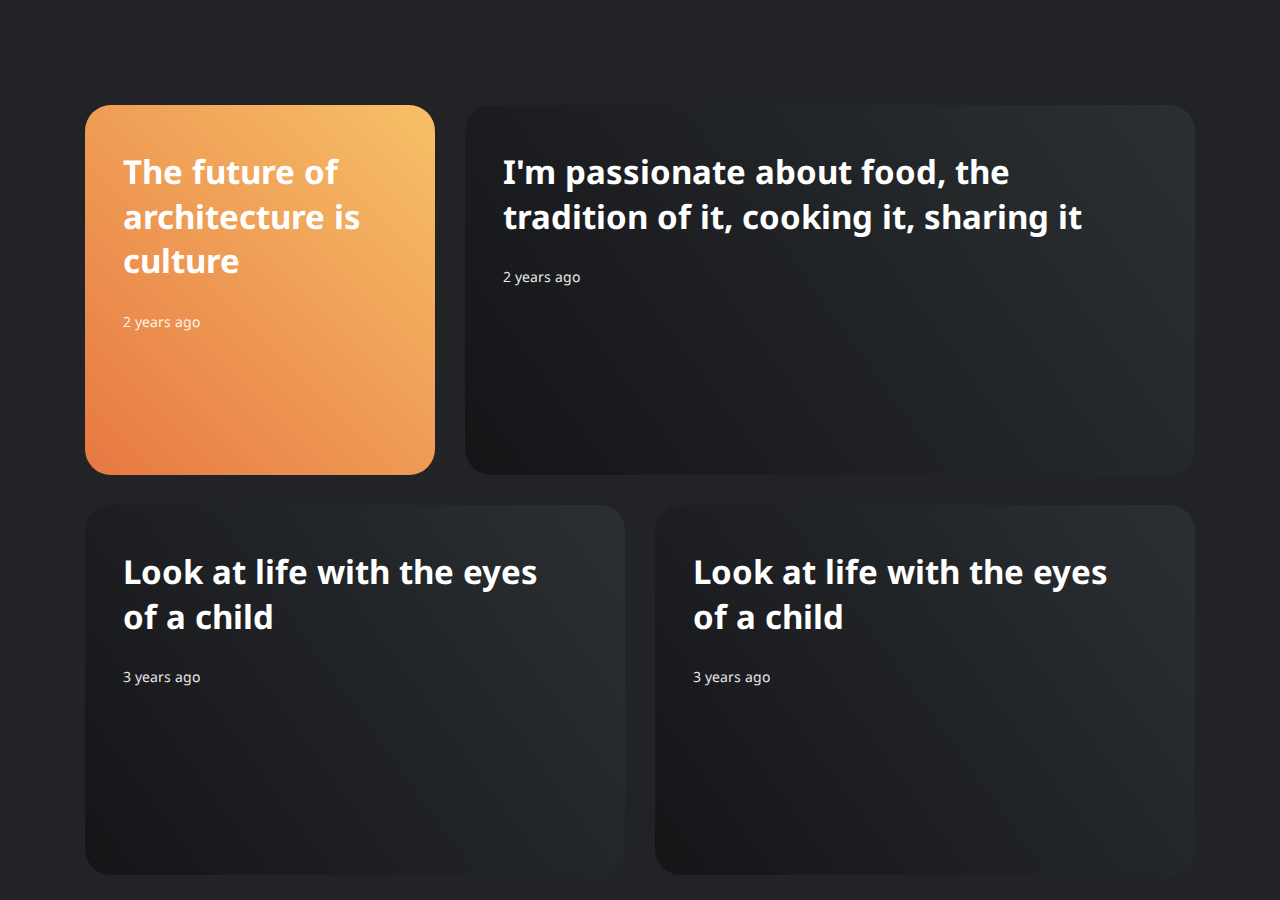
<file: index.html>
<!DOCTYPE html>
<html lang="en">
	
<!-- Mirrored from nurui-dark.fueko.net/ by HTTrack Website Copier/3.x [XR&CO'2014], Wed, 22 Jul 2020 12:04:37 GMT -->
<!-- Added by HTTrack --><meta http-equiv="content-type" content="text/html;charset=utf-8" /><!-- /Added by HTTrack -->
<head>
		<meta charset="utf-8">
		<meta http-equiv="X-UA-Compatible" content="IE=edge">
		<title>youthfuly</title>
		<meta name="HandheldFriendly" content="True">
		<meta name="MobileOptimized" content="320">
		<meta name="viewport" content="width=device-width, initial-scale=1">
		<link href="https://fonts.googleapis.com/css2?family=Noto+Sans:ital,wght@0,400;0,700;1,400;1,700&amp;display=swap" rel="stylesheet">		<link rel="stylesheet" type="text/css" href="assets/css/screendae3.css?v=40de3bb539">
		<meta name="description" content="Thoughts, stories and ideas" />
    <link rel="shortcut icon" href="favicon.ico" type="image/x-icon" />
    
</head>
<body class="home-template global-hash-blue global-hash-dark-version global-hash-details-goldenrod global-hash-full-image global-hash-green global-hash-large global-hash-login-panel-disable global-hash-orange global-hash-post-orange global-hash-post-violet global-hash-red global-hash-violet global-hash-yellow">
		<div class="global-wrap">
			<div class="section-content-wrap">
				<div class="section-header wrap">
	
</div>		
<div class="scrollable-nav">
	<span id="next" class="next"></span>
</div>
<div id="loop" class="section-loop wrap no-featured">
<div class="items-wrap flex">
<div class="item-wrap flex post tag-story tag-hash-orange tag-hash-post-orange tag-hash-dark-version tag-hash-details-goldenrod tag-hash-login-panel-disable no-image ">


<!--___________________________post__________________________-->

<article>
<a href="posts/post1.html" class="item-link-overlay" aria-label="The future of architecture is culture"></a>
<h2><a href="posts/post1.html" class="white">
The future of architecture is culture </a></h2>
<div class="item-meta white is-primary-tag ">

		  <time>2 years ago</time>

</div>
</article>
</div>


<!--___________________________post__________________________-->


<div class="item-wrap flex post tag-lifestyle tag-hash-large featured is-image">
	
	


<article>
		<a href="posts/post1.html" class="item-link-overlay" aria-label="I&#x27;m passionate about food, the tradition of it, cooking it, sharing it"></a>
		<div class="item-image" style="background-image: url(https://images.unsplash.com/photo-1524222717473-730000096953?ixlib=rb-0.3.5&amp;q=80&amp;fm=jpg&amp;crop=entropy&amp;cs=tinysrgb&amp;w=1080&amp;fit=max&amp;ixid=eyJhcHBfaWQiOjExNzczfQ&amp;s=8b1938d0d4ef26e336db84568708980a)"></div>
		<h2><a href="posts/post1.html" class="white">I&#x27;m passionate about food, the tradition of it, cooking it, sharing it</a></h2>
		<div class="item-meta white is-primary-tag ">
			
			
			<time>2 years ago</time>
		</div>
		
	
</article>
</div>

<!--___________________________post__________________________-->


















<!--__________useeeee this one for new_____posts__________________________-->



<div class="item-wrap flex post tag-people is-image">
	


<article>
		<a href="posts/look-at-life-with-the-eyes-of-a-child/index.html" class="item-link-overlay" aria-label="Look at life with the eyes of a child"></a>
		<div class="item-image" style="background-image: url(https://images.unsplash.com/photo-1524502974494-abe9b22351c5?ixlib=rb-0.3.5&amp;q=75&amp;fm=jpg&amp;crop=entropy&amp;cs=tinysrgb&amp;w=830&amp;fit=max&amp;ixid=eyJhcHBfaWQiOjExNzczfQ&amp;s=99d928cca1254d88d37a9f2f1642c0d5)"></div>
		<h2><a href="posts/look-at-life-with-the-eyes-of-a-child/index.html" class="white">Look at life with the eyes of a child</a></h2>
		<div class="item-meta white is-primary-tag ">
			
			
			<time>3 years ago</time>
		</div>
		
</article>
</div>


<!--___________________________post__________________________-->

<div class="item-wrap flex post tag-people is-image">
	


<article>
		<a href="posts/look-at-life-with-the-eyes-of-a-child/index.html" class="item-link-overlay" aria-label="Look at life with the eyes of a child"></a>
		<div class="item-image" style="background-image: url(https://images.unsplash.com/photo-1595355728145-2c8d5863ccf0?ixlib=rb-1.2.1&ixid=eyJhcHBfaWQiOjEyMDd9&auto=format&fit=crop&w=334&q=80)"></div>
		<h2><a href="posts/look-at-life-with-the-eyes-of-a-child/index.html" class="white">Look at life with the eyes of a child</a></h2>
		<div class="item-meta white is-primary-tag ">
			
			
			<time>3 years ago</time>
		</div>
		
</article>
</div>























	




</div>
</div>


		
</body>


</html>
</file>
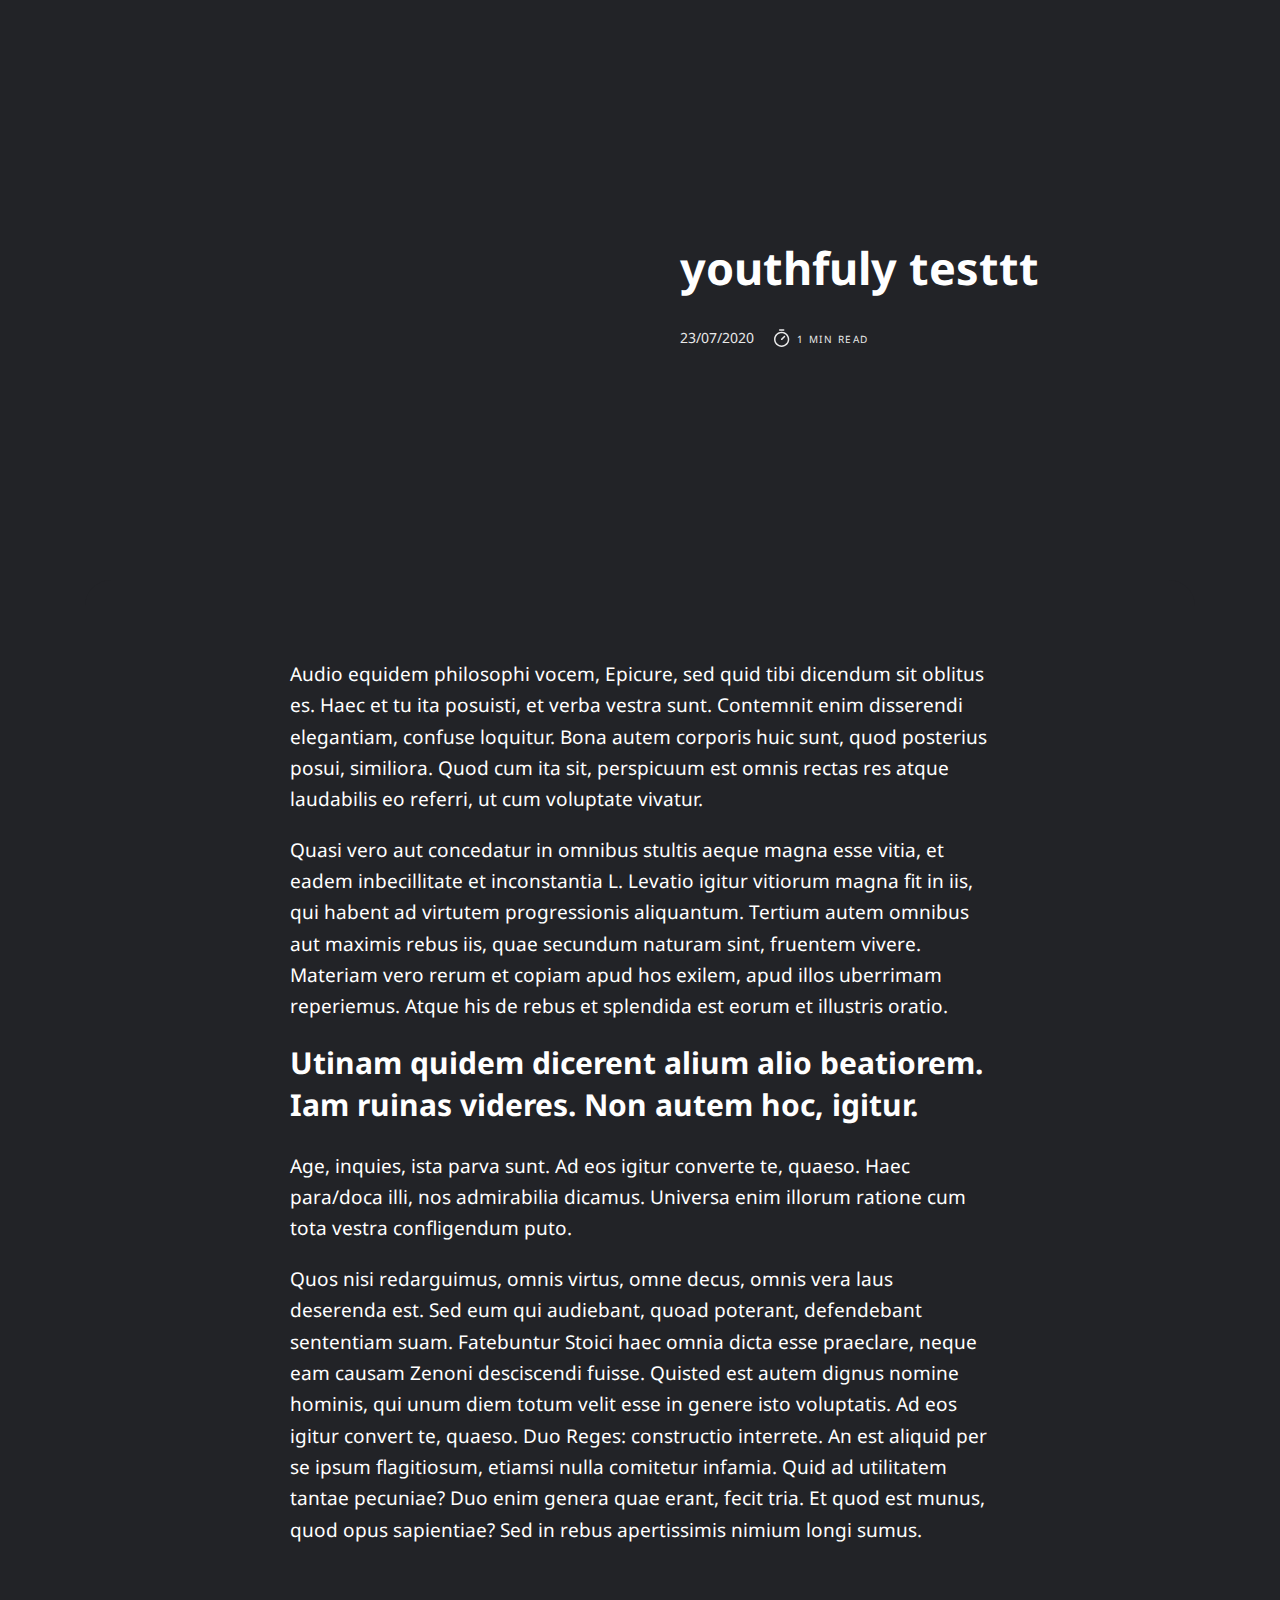
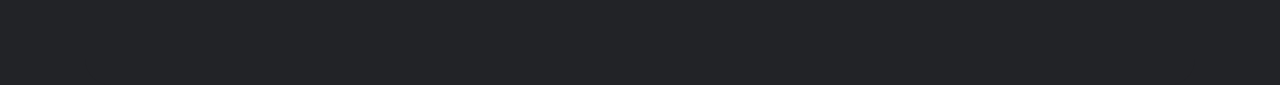
<file: posts/post1.html>
<!DOCTYPE html>
<html lang="en">
	
<meta http-equiv="content-type" content="text/html;charset=utf-8" />
<head>
		<meta charset="utf-8">
		<meta http-equiv="X-UA-Compatible" content="IE=edge">
		<title>youthfuly</title>
		<meta name="HandheldFriendly" content="True">
		<meta name="MobileOptimized" content="320">
		<meta name="viewport" content="width=device-width, initial-scale=1">
		<link href="https://fonts.googleapis.com/css2?family=Noto+Sans:ital,wght@0,400;0,700;1,400;1,700&amp;display=swap" rel="stylesheet">	
			<link rel="stylesheet" type="text/css" href="../assets/css/screendae3.css?v=40de3bb539">
		<link rel="shortcut icon" href="../favicon.ico" type="image/x-icon" />
    <link rel="canonical" href="index.html" />
    <meta name="referrer" content="no-referrer-when-downgrade" />
    
</head>
<body class="post-template tag-lifestyle tag-hash-large global-hash-blue global-hash-dark-version global-hash-details-goldenrod global-hash-full-image global-hash-green global-hash-large global-hash-login-panel-disable global-hash-orange global-hash-post-orange global-hash-post-violet global-hash-red global-hash-violet global-hash-yellow">
<div class="global-wrap">
<div class="section-content-wrap">
<div class="section-header wrap">
	
</div>				
<article>
<div class="section-featured is-featured-image">

<!--....................photo.................................-->

<div class="featured-image" style="background-image: url(https://images.unsplash.com/photo-1524222717473-730000096953?ixlib=rb-0.3.5&amp;q=80&amp;fm=jpg&amp;crop=entropy&amp;cs=tinysrgb&amp;w=1080&amp;fit=max&amp;ixid=eyJhcHBfaWQiOjExNzczfQ&amp;s=8b1938d0d4ef26e336db84568708980a)"></div>

<!--....................photo.................................-->



	<div class="featured-wrap flex">
			<div class="featured-content">


<!--....................Title.................................-->
				
				
				<h1 class="white">youthfuly testtt</h1>
				
				
<!--....................Title.................................-->				
				

				<div class="item-meta white">
					
	
<!--....................Timeee.................................-->		
		<time>   23/07/2020  </time>
		
		<span class="reading-time"><svg role="img" viewBox="0 0 24 24" xmlns="http://www.w3.org/2000/svg"> <path d="M10.1907692,24 C4.5625628,24 0,19.4374372 0,13.8092308 C0,8.18102433 4.5625628,3.61846154 10.1907692,3.61846154 C15.8189757,3.61846154 20.3815385,8.18102433 20.3815385,13.8092308 C20.3815385,19.4374372 15.8189757,24 10.1907692,24 Z M10.1907692,22 C14.7144062,22 18.3815385,18.3328677 18.3815385,13.8092308 C18.3815385,9.28559383 14.7144062,5.61846154 10.1907692,5.61846154 C5.6671323,5.61846154 2,9.28559383 2,13.8092308 C2,18.3328677 5.6671323,22 10.1907692,22 Z" id="Oval"></path><path d="M7.53230769,2.32923077 C6.98002294,2.32923077 6.53230769,1.88151552 6.53230769,1.32923077 C6.53230769,0.776946019 6.98002294,0.329230769 7.53230769,0.329230769 L12.9225711,0.329230769 C13.4748559,0.329230769 13.9225711,0.776946019 13.9225711,1.32923077 C13.9225711,1.88151552 13.4748559,2.32923077 12.9225711,2.32923077 L7.53230769,2.32923077 Z" id="Line-2"></path><path d="M13.2928932,9.29289322 C13.6834175,8.90236893 14.3165825,8.90236893 14.7071068,9.29289322 C15.0976311,9.68341751 15.0976311,10.3165825 14.7071068,10.7071068 L10.897876,14.5163376 C10.5073517,14.9068618 9.87418674,14.9068618 9.48366245,14.5163376 C9.09313816,14.1258133 9.09313816,13.4926483 9.48366245,13.102124 L13.2928932,9.29289322 Z" id="Line"></path>
		
		</svg> 1 min read</span>
<!--....................Timeee.................................-->					
				
				
				
</div>
</div>
</div>
</div>	
<div class="section-post wrap">
<div class="post-wrap ">
				
<!--....................Text.................................-->		
			
			
			<p>Audio equidem philosophi vocem, Epicure, sed quid tibi dicendum sit oblitus es. Haec et tu ita posuisti, et verba vestra sunt. Contemnit enim disserendi elegantiam, confuse loquitur. Bona autem corporis huic sunt, quod posterius posui, similiora. Quod cum ita sit, perspicuum est omnis rectas res atque laudabilis eo referri, ut cum voluptate vivatur.</p>
<p>Quasi vero aut concedatur in omnibus stultis aeque magna esse vitia, et eadem inbecillitate et inconstantia L. Levatio igitur vitiorum magna fit in iis, qui habent ad virtutem progressionis aliquantum. Tertium autem omnibus aut maximis rebus iis, quae secundum naturam sint, fruentem vivere. Materiam vero rerum et copiam apud hos exilem, apud illos uberrimam reperiemus. Atque his de rebus et splendida est eorum et illustris oratio.</p>
<h3>Utinam quidem dicerent alium alio beatiorem. Iam ruinas videres. Non autem hoc, igitur.</h3>
<p>Age, inquies, ista parva sunt. Ad eos igitur converte te, quaeso. Haec para/doca illi, nos admirabilia dicamus. Universa enim illorum ratione cum tota vestra confligendum puto.</p>
<p>Quos nisi redarguimus, omnis virtus, omne decus, omnis vera laus deserenda est. Sed eum qui audiebant, quoad poterant, defendebant sententiam suam. Fatebuntur Stoici haec omnia dicta esse praeclare, neque eam causam Zenoni desciscendi fuisse. Quisted est autem dignus nomine hominis, qui unum diem totum velit esse in genere isto voluptatis. Ad eos igitur convert te, quaeso. Duo Reges: constructio interrete. An est aliquid per se ipsum flagitiosum, etiamsi nulla comitetur infamia. Quid ad utilitatem tantae pecuniae? Duo enim genera quae erant, fecit tria. Et quod est munus, quod opus sapientiae? Sed in rebus apertissimis nimium longi sumus.</p>

		
<!--....................Text.................................-->		
		
</div>	
		
</body>


</html>
</file>
<file: assets/css/screendae3.css>
:root{--font-family-primary: 'Noto Sans', sans-serif;--font-weight-primary-regular: 400;--font-weight-primary-bold: 700}:root{--border-radius-primary: 26px;--border-radius-secondary: 5px}:root{--color-details: #2821fc}:root{--gradient-violet-start: #b53cff;--gradient-violet-end: #f952ff;--gradient-green-start: #23bd38;--gradient-green-end: #41eba9;--gradient-red-start:  #f857a6;--gradient-red-end: #ff5858;--gradient-orange-start: #e77842;--gradient-orange-end: #f7c068;--gradient-yellow-start: #ffb040;--gradient-yellow-end: #ffd62e;--gradient-blue-start: #327ae7;--gradient-blue-end: #6bd0ff}:root{--gradient-free-start: #23bd38;--gradient-free-end: #41eba9;--gradient-monthly-start: #e77842;--gradient-monthly-end: #f7c068;--gradient-yearly-start: #b53cff;--gradient-yearly-end: #f952ff}:root{--color-font: #161b3d;--color-font-button: #161b3d;--color-alert-red: #F74856;--color-alert-orange: #ff970d;--color-body: #fff;--color-featured-label: #fff;--color-featured-label-mobile: #161b3d;--color-search-icon: #161b3d;--color-underline-link: #dde0e0;--color-table-border: #dde0e0;--color-figcaption: #5b6572;--color-hover-dot: #d3d5dc;--color-bg-textarea: #f2f3f7;--color-bg-code: #f1f4f4;--color-bg-tag: #f4f4f4;--color-bg-featured-label: #161b3d;--color-bg-featured-label-mobile: #f4f4f4;--color-bg-elements: #f7f7f7;--color-bg-button-membership: #e2e5ed;--color-bg-notification-success: #23bd38;--color-elements-one: #f0f0f0;--color-elements-two: #e2e5ed;--color-elements-white: #fff;--gradient-gray-start: #e2e5ed;--gradient-gray-end: #f1f4f4}:root .global-hash-dark-version{--color-font: #fff;--color-font-button: #0b0b0b;--color-alert-red: #F74856;--color-alert-orange: #ff970d;--color-body: #222327;--color-featured-label: #1a1a1a;--color-featured-label-mobile: #222327;--color-search-icon: #717171;--color-underline-link: #414242;--color-table-border: #414242;--color-figcaption: #c3c6c7;--color-hover-dot: #717171;--color-bg-notification-success: #23bd38;--color-bg-textarea: #28292e;--color-bg-code: #32343a;--color-bg-tag: #414242;--color-bg-featured-label: #fff;--color-bg-featured-label-mobile: #f4f4f4;--color-bg-elements: #28292e;--color-bg-button-membership: #e2e5ed;--color-elements-one: #414242;--color-elements-two: #717171;--color-elements-white: #fff;--gradient-gray-start: #2b2d32;--gradient-gray-end: #32343a}@media (prefers-color-scheme:dark){:root .global-hash-auto-dark-version{--color-font: #fff;--color-font-button: #0b0b0b;--color-alert-red: #F74856;--color-alert-orange: #ff970d;--color-body: #222327;--color-featured-label: #1a1a1a;--color-featured-label-mobile: #222327;--color-search-icon: #717171;--color-underline-link: #414242;--color-table-border: #414242;--color-figcaption: #c3c6c7;--color-hover-dot: #717171;--color-bg-notification-success: #23bd38;--color-bg-textarea: #28292e;--color-bg-code: #32343a;--color-bg-tag: #414242;--color-bg-featured-label: #fff;--color-bg-featured-label-mobile: #f4f4f4;--color-bg-elements: #28292e;--color-bg-button-membership: #e2e5ed;--color-elements-one: #414242;--color-elements-two: #717171;--color-elements-white: #fff;--gradient-gray-start: #2b2d32;--gradient-gray-end: #32343a}}html{line-height:1.15;-webkit-text-size-adjust:100%}body{margin:0}main{display:block}h1{font-size:2em;margin:.67em 0}hr{overflow:visible;box-sizing:content-box;height:0}pre{font-family:monospace,monospace;font-size:1em}a{background-color:transparent}abbr[title]{text-decoration:underline;text-decoration:underline dotted;border-bottom:none}b,strong{font-weight:bolder}code,kbd,samp{font-family:monospace,monospace;font-size:1em}small{font-size:80%}sub,sup{font-size:75%;line-height:0;position:relative;vertical-align:baseline}sub{bottom:-.25em}sup{top:-.5em}img{border-style:none}button,input,optgroup,select,textarea{font-family:inherit;font-size:100%;line-height:1.15;margin:0}button,input{overflow:visible}button,select{text-transform:none}button,[type=button],[type=reset],[type=submit]{-webkit-appearance:button}button::-moz-focus-inner,[type=button]::-moz-focus-inner,[type=reset]::-moz-focus-inner,[type=submit]::-moz-focus-inner{padding:0;border-style:none}button:-moz-focusring,[type=button]:-moz-focusring,[type=reset]:-moz-focusring,[type=submit]:-moz-focusring{outline:1px dotted ButtonText}fieldset{padding:.35em .75em .625em}legend{display:table;box-sizing:border-box;max-width:100%;padding:0;white-space:normal;color:inherit}progress{vertical-align:baseline}textarea{overflow:auto}[type=checkbox],[type=radio]{box-sizing:border-box;padding:0}[type=number]::-webkit-inner-spin-button,[type=number]::-webkit-outer-spin-button{height:auto}[type=search]{outline-offset:-2px;-webkit-appearance:textfield}[type=search]::-webkit-search-decoration{-webkit-appearance:none}::-webkit-file-upload-button{font:inherit;-webkit-appearance:button}details{display:block}summary{display:list-item}template{display:none}[hidden]{display:none}.hamburger{font:inherit;display:inline-block;overflow:visible;margin:0;padding:10px 15px 0 0;cursor:pointer;text-transform:none;color:inherit;border:0;background-color:transparent}.hamburger-box{position:relative;display:inline-block;width:30px;height:24px}.hamburger-inner{top:50%;display:block;margin-top:-2px}.hamburger-inner,.hamburger-inner::before,.hamburger-inner::after{position:absolute;width:30px;height:4px;background-color:var(--color-font)}.hamburger-inner::before,.hamburger-inner::after{display:block;content:''}.hamburger-inner::before{top:-10px}.hamburger-inner::after{bottom:-10px}.hamburger-minus .hamburger-inner::before,.hamburger-minus .hamburger-inner::after{-webkit-transition:bottom .08s 0s ease-out,top .08s 0s ease-out,opacity 0s linear;transition:bottom .08s 0s ease-out,top .08s 0s ease-out,opacity 0s linear}.hamburger-minus.is-active .hamburger-inner::before,.hamburger-minus.is-active .hamburger-inner::after{-webkit-transition:bottom .08s ease-out,top .08s ease-out,opacity 0s .08s linear;transition:bottom .08s ease-out,top .08s ease-out,opacity 0s .08s linear;opacity:0}.hamburger-minus.is-active .hamburger-inner::before{top:0}.hamburger-minus.is-active .hamburger-inner::after{bottom:0}.flickity-enabled{position:relative}.flickity-enabled:focus{outline:0}.flickity-viewport{overflow:hidden;position:relative;height:100%}.flickity-slider{position:absolute;width:100%;height:100%}.flickity-enabled.is-draggable{-webkit-tap-highlight-color:transparent;tap-highlight-color:transparent;-webkit-user-select:none;-moz-user-select:none;-ms-user-select:none;user-select:none}.flickity-enabled.is-draggable .flickity-viewport{cursor:move;cursor:-webkit-grab;cursor:grab}.flickity-enabled.is-draggable .flickity-viewport.is-pointer-down{cursor:-webkit-grabbing;cursor:grabbing}.lightense-wrap img{border-radius:0!important}.lightense-backdrop{background-color:var(--color-body)!important;-webkit-backdrop-filter:initial!important;backdrop-filter:initial!important}.lightense-wrap~br,.lightense-wrap~small{display:none}.js-reframe{margin-bottom:30px}.kg-embed-card .js-reframe{margin-bottom:0}html,body{height:100%;max-height:100%;-webkit-tap-highlight-color:transparent;-webkit-font-smoothing:antialiased;-moz-osx-font-smoothing:grayscale}body{font-family:var(--font-family-primary);font-size:18px;font-weight:var(--font-weight-primary-regular);line-height:1.5;word-wrap:break-word;word-break:break-word;color:var(--color-font);background-color:var(--color-body)}h1,h2,h3,h4,h5,h6{font-weight:var(--font-weight-primary-bold);line-height:1.4;margin:5px 0 25px}h1{font-size:50px}h2{font-size:40px}h3{font-size:30px}h4{font-size:25px}h5{font-size:20px}h6{font-size:17px}@media (max-width:479px){h1,h2,h3,h4,h5,h6{margin:3px 0 20px}h1{font-size:37px}h2{font-size:31px}h3{font-size:25px}h4{font-size:20px}h5{font-size:15px}h6{font-size:12px}}@media (min-width:480px) and (max-width:767px){h1,h2,h3,h4,h5,h6{margin:3px 0 20px}h1{font-size:45px}h2{font-size:35px}h3{font-size:27px}h4{font-size:22px}h5{font-size:17px}h6{font-size:14px}}a,a:hover,a:focus{text-decoration:none;color:var(--color-font);outline:0}.flex{display:-webkit-box;display:-ms-flexbox;display:flex;-ms-flex-wrap:wrap;flex-wrap:wrap}.global-tag{font-size:10px;font-weight:var(--font-weight-primary-bold);display:inline-block;margin:0 2px 1px 0;padding:4px 10px;-webkit-transition:all .15s ease;transition:all .15s ease;letter-spacing:1.5px;text-transform:uppercase;border-radius:20px}.global-button{font-size:14px;font-weight:var(--font-weight-primary-bold);line-height:1.15;display:inline-block;-webkit-box-sizing:border-box;box-sizing:border-box;height:auto;margin:5px 0 0 0;padding:25px 27px;cursor:pointer;-webkit-transition:all .15s ease;transition:all .15s ease;text-decoration:none;letter-spacing:2px;color:var(--color-font-button);border:0!important;border-radius:50px;outline:0;background-color:var(--color-elements-two)}br+.global-button{margin-top:25px}.global-button:hover{color:var(--color-elements-white);border-color:var(--color-details);background-color:var(--color-details)}@media (max-width:479px){.global-button{padding:20px 23px}}.global-wrap{display:-webkit-box;display:-ms-flexbox;display:flex;flex-direction:column;height:100%;-webkit-box-orient:vertical;-webkit-box-direction:normal;-ms-flex-direction:column}.section-content-wrap{-webkit-box-flex:1;-ms-flex:1 0 auto;flex:1 0 auto}.section-footer{-ms-flex-negative:0;flex-shrink:0}.wrap{max-width:1200px;margin:0 auto}@media (max-width:479px){.wrap{width:100%;margin:0}}@media (min-width:480px) and (max-width:1399px){.wrap{width:calc(100% - 85px - 85px)}}@media (min-width:1921px){.global-wrap{max-width:1920px;margin:0 auto}.search-opened .global-wrap{position:initial!important}}.header-wrap{min-height:160px;padding:0;-webkit-box-align:center;-ms-flex-align:center;align-items:center;-ms-flex-wrap:nowrap;flex-wrap:nowrap}.header-logo{line-height:initial;-webkit-box-sizing:border-box;box-sizing:border-box;padding:0 20px 0 0;-webkit-box-flex:0;-ms-flex:0 1 250px;flex:0 1 250px}.header-nav{text-align:right;-webkit-box-flex:0;-ms-flex:0 0 calc(100% - 250px);flex:0 0 calc(100% - 250px)}.header-logo h1{font-size:initial;line-height:initial;margin:initial}.header-logo .is-logo{line-height:0}.header-logo .is-logo img{max-width:100%;max-height:50px}.header-logo .no-logo{font-size:40px;font-weight:var(--font-weight-primary-bold);line-height:.9;margin:0;padding:0}.blog-description{font-size:13px;font-weight:var(--font-weight-primary-bold);position:fixed;z-index:999;top:0;bottom:0;left:0;max-width:90vh;height:86px;margin:auto;-webkit-transform:rotate(-90deg) translate(-50%,50%);transform:rotate(-90deg) translate(-50%,50%);-webkit-transform-origin:0 50%;transform-origin:0 50%;text-align:center;letter-spacing:2.5px;text-transform:uppercase;color:var(--color-font);-webkit-box-align:center;-ms-flex-align:center;align-items:center;-webkit-box-pack:center;-ms-flex-pack:center;justify-content:center}@media (max-width:479px){.section-header{width:calc(100% - 30px - 30px);margin:0 auto}.header-wrap{min-height:100px}.header-logo .is-logo img{max-height:40px}.header-logo .no-logo{font-size:25px}.blog-description{visibility:hidden}}.nav-wrap{font-size:15px;font-weight:var(--font-weight-primary-bold);position:relative;width:auto;padding:0;letter-spacing:.9px}.nav-wrap>.nav-label{display:none}.nav-wrap>.nav-list{display:block}.nav-wrap>.nav-list>.nav-list-item{position:relative;display:inline-block;background-color:transparent}.nav-wrap input[type=checkbox]{display:none}.nav-list{z-index:999;min-width:150px;margin:0;padding:0;list-style:none}.nav-list,[id^=toggle]{display:none}.nav-list-item{margin:0}.nav-list-item,[id^=toggle]:checked+.nav-list{position:absolute;right:0;display:block;border-radius:var(--border-radius-primary);background-color:var(--color-bg-elements)}.nav-link{line-height:.5;display:block;margin:0;padding:10px;text-decoration:none}.nav-dot{position:absolute;top:1px;right:2px;width:7px;height:7px;-webkit-transition:all .25s ease;transition:all .25s ease;border-radius:50%}.nav-dot.nav-dot-current,.nav-link:active~.nav-dot{background-color:var(--color-details)!important}.nav-link:hover~.nav-dot{background-color:var(--color-hover-dot)}@media (max-width:479px){.nav-list{margin:20px -15px 0 0}}@media (min-width:480px) and (max-width:1023px){.nav-list{margin:20px 0 0 0}}@media (max-width:1023px){.nav-list{min-width:170px;padding:20px 20px 30px 0;word-break:initial}.nav-wrap>.nav-label{display:block}.nav-wrap>.nav-list{display:none}.nav-wrap>.nav-list>.nav-list-item{position:relative;display:block}.nav-link{line-height:1;padding:10px 10px 10px 30px}.header-wrap .nav-dot{top:4px}}@media (min-width:1024px) and (max-width:1199px){.nav-wrap{font-size:13px}.nav-link{padding:8px}.nav-wrap .nav-dot{top:-1px;right:0}}@media (max-width:1023px){.nav-dots,.nav-dots-wrap{margin:0;padding:0}.nav-dots-wrap .nav-list-item{font-size:15px;position:relative;letter-spacing:.9px}}@media (min-width:1024px){.nav-dots{display:inline-block;-webkit-box-sizing:border-box;box-sizing:border-box;margin:0;padding:0 7px 0 0;cursor:pointer;-webkit-user-select:none;-moz-user-select:none;-ms-user-select:none;user-select:none;pointer-events:none}.nav-dots.is-visible::before{display:block;width:35px;content:'•••';letter-spacing:3px;pointer-events:auto}.nav-dots:not(.is-visible){display:none}.nav-dots .nav-dots-wrap{font-size:15px;font-weight:var(--font-weight-primary-bold);position:absolute;z-index:999;top:40px;display:none;min-width:140px;margin:0;padding:20px 10px 15px;list-style:none;-webkit-transform:translateX(calc(-100% + 50px));transform:translateX(calc(-100% + 50px));word-break:normal;border-radius:var(--border-radius-secondary);background-color:var(--color-bg-elements)}.nav-dots.is-active .nav-dots-wrap{display:block}.nav-dots .nav-list-item{position:relative;display:block;pointer-events:auto;background-color:transparent}.nav-dots li{display:inline-block;padding:0 0 6px}.nav-dots a{line-height:1.4;display:inline-block;margin:0 7px;padding:2px;text-decoration:none}}.global-hash-login-panel-disable .section-members-login-panel{display:none}.section-members-login-panel{display:inline-block;margin:0;padding:0 5px 0 10px}.members-signin,.members-signup,.members-signout,.members-account{font-size:12px;font-weight:var(--font-weight-primary-bold);line-height:1;position:relative;top:-1px;margin:0 2px;padding:5px 9px 6px 11px;-webkit-transition:background-color .15s ease;transition:background-color .15s ease;text-decoration:none;border-radius:50px;outline:0}.members-signin,.members-signout,.members-account{background-color:var(--color-elements-one)}.members-signin:hover,.members-signout:hover,.members-account:hover{background-color:var(--color-elements-two)}.members-signup{background-color:transparent}.members-signup,.members-signup:hover{color:var(--color-elements-white)}.members-signup:hover{background-color:rgba(0,0,0,.15)}.members-signup::after{position:absolute;z-index:-1;top:0;right:0;bottom:0;left:0;content:'';border-radius:50px;background-color:var(--color-details)}.is-members-label{margin-bottom:60px}.members-label{font-size:8px;font-weight:var(--font-weight-primary-bold);position:absolute;z-index:2;right:35px;bottom:41px;padding:4px 7px;letter-spacing:1.2px;text-transform:uppercase;opacity:.9;border:1px solid;border-radius:20px}.members-cta-blur{position:relative;height:240px;margin-bottom:-140px;-webkit-user-select:none;-moz-user-select:none;-ms-user-select:none;user-select:none;opacity:.8;-webkit-filter:blur(6px);filter:blur(6px)}.members-cta-blur::before{position:absolute;z-index:0;top:0;right:0;bottom:0;left:0;content:'';-webkit-box-shadow:inset 0 -210px 100px -100px var(--color-body);box-shadow:inset 0 -210px 100px -100px var(--color-body)}.members-cta{position:relative;z-index:1;-webkit-box-sizing:border-box;box-sizing:border-box;max-width:620px;margin:40px auto 10vh;padding:40px 60px;text-align:center;border-radius:var(--border-radius-primary);background-image:linear-gradient(20deg,var(--gradient-gray-start),var(--gradient-gray-end));-webkit-box-shadow:0 0 60px 10px var(--color-body);box-shadow:0 0 60px 10px var(--color-body)}.members-cta-title{font-size:35px;padding:0 20px}.members-cta p{font-size:17px;margin-bottom:30px}.members-cta small{font-size:14;display:block;margin-top:30px}.members-cta small a{font-weight:var(--font-weight-primary-bold);border:0}.global-hash-cta-violet .members-cta-white,.global-hash-cta-green .members-cta-white,.global-hash-cta-red .members-cta-white,.global-hash-cta-orange .members-cta-white,.global-hash-cta-yellow .members-cta-white,.global-hash-cta-blue .members-cta-white,.global-hash-cta-violet .members-cta-white small a:hover,.global-hash-cta-green .members-cta-white small a:hover,.global-hash-cta-red .members-cta-white small a:hover,.global-hash-cta-orange .members-cta-white small a:hover,.global-hash-cta-yellow .members-cta-white small a:hover,.global-hash-cta-blue .members-cta-white small a:hover{color:var(--color-elements-white)}.global-hash-cta-violet .members-cta-button,.global-hash-cta-green .members-cta-button,.global-hash-cta-red .members-cta-button,.global-hash-cta-orange .members-cta-button,.global-hash-cta-yellow .members-cta-button,.global-hash-cta-blue .members-cta-button,.global-hash-cta-violet .members-cta-button:hover,.global-hash-cta-green .members-cta-button:hover,.global-hash-cta-red .members-cta-button:hover,.global-hash-cta-orange .members-cta-button:hover,.global-hash-cta-yellow .members-cta-button:hover,.global-hash-cta-blue .members-cta-button:hover{color:var(--color-font-button)}.global-hash-cta-violet .members-cta-button:hover,.global-hash-cta-green .members-cta-button:hover,.global-hash-cta-red .members-cta-button:hover,.global-hash-cta-orange .members-cta-button:hover,.global-hash-cta-yellow .members-cta-button:hover,.global-hash-cta-blue .members-cta-button:hover{background-color:var(--color-bg-button-membership)}.global-hash-cta-violet .members-cta-button,.global-hash-cta-green .members-cta-button,.global-hash-cta-red .members-cta-button,.global-hash-cta-orange .members-cta-button,.global-hash-cta-yellow .members-cta-button,.global-hash-cta-blue .members-cta-button{background-color:var(--color-elements-white)}.members-cta-button{position:relative;overflow:hidden;background-color:transparent}.members-cta-button,.members-cta-button:hover{color:var(--color-elements-white)}.members-cta-button:hover{background-color:rgba(0,0,0,.15)}.members-cta-button::after{position:absolute;z-index:-1;top:0;right:0;bottom:0;left:0;content:'';border-radius:50px;background-color:var(--color-details)}.members-notification{font-size:15px;font-weight:var(--font-weight-primary-bold);position:fixed;z-index:999;top:0;right:0;left:0;display:none;visibility:hidden;padding:12px 20px;-webkit-transform:translateY(-130%);transform:translateY(-130%);text-align:center;color:var(--color-elements-white);background-color:var(--color-bg-notification-success)}.members-notification-subscribe .subscribe-success,.members-notification-signin .signin-success,.members-notification-signup .signup-success,.members-notification-checkout-success .checkout-success{display:block;-webkit-animation:slideDown 5s cubic-bezier(.19,1,.22,1) forwards;animation:slideDown 5s cubic-bezier(.19,1,.22,1) forwards}@-webkit-keyframes slideDown{0%,to{visibility:visible}15%{-webkit-transform:translateY(0);transform:translateY(0)}85%{-webkit-transform:translateY(0);transform:translateY(0)}}@keyframes slideDown{0%,to{visibility:visible}15%{-webkit-transform:translateY(0);transform:translateY(0)}85%{-webkit-transform:translateY(0);transform:translateY(0)}}@media (max-width:479px){.post-wrap.no-access{padding-right:25px}.members-label{right:30px;letter-spacing:.5px}.members-cta{margin-top:15px;margin-bottom:0;padding:25px 15px;border-radius:calc(var(--border-radius-primary) - 10px)}.members-cta-title{font-size:22px}.members-cta p{font-size:15px;margin-bottom:20px}.members-cta small{margin-top:15px}}@media (min-width:480px) and (max-width:767px){.members-cta{padding:30px}.members-cta-title{font-size:28px}}@media (max-width:767px){.members-cta-blur{display:none}}@media (min-width:768px) and (max-width:1023px){.members-cta-blur{margin-bottom:-180px}.members-cta-title{font-size:32px}}@media (max-width:1023px){.section-members-login-panel{display:-webkit-inline-box;display:-ms-inline-flexbox;display:inline-flex;flex-direction:column;margin:15px -4px 0 10px;-webkit-box-orient:vertical;-webkit-box-direction:normal;-ms-flex-direction:column;-webkit-box-align:end;-ms-flex-align:end;align-items:flex-end}.members-signin,.members-signup,.members-signout,.members-account{font-size:14px;margin-bottom:12px;padding:8px 11px 9px 13px}.members-signin,.members-signout,.members-account{background-color:var(--color-elements-two)}}.section-scrollable .section-featured{width:100%}.section-featured{position:relative}.featured-wrap{-webkit-box-sizing:border-box;box-sizing:border-box;min-height:calc(100vh - 160px - 85px);padding:0 12% 10vh 50%;-webkit-box-align:center;-ms-flex-align:center;align-items:center}.featured-wrap .featured-content{width:100%;padding:60px 0 60px 40px}.featured-label{color:var(--color-featured-label);background-color:var(--color-bg-featured-label)}.featured-label svg{width:12px;height:12px;margin:0 2px -2px 0;fill:var(--color-featured-label)}.tags-wrap{margin-right:20%}.post-tag{color:var(--color-font);background-color:var(--color-bg-tag)}.post-tag:hover{color:var(--color-elements-white);background-color:var(--color-details)!important}.featured-wrap h1,.featured-wrap h2{font-size:54px;font-weight:var(--font-weight-primary-bold);line-height:1.2;padding-top:20px}.featured-wrap h2 a{position:relative}.featured-wrap h2 .featured-dot{position:absolute;width:12px;height:12px;margin-top:10px;margin-left:5px;content:'';-webkit-transition:all .15s ease;transition:all .15s ease;border-radius:20px;background-color:transparent}.featured-wrap h2 a:hover+.featured-dot{background-color:var(--color-details)!important}.featured-image{position:absolute;z-index:-3;top:0;right:0;bottom:0;left:85px;overflow:hidden;width:calc(50% - 130px);border-radius:var(--border-radius-secondary);background:no-repeat center center;background-size:cover}.tag-hash-post-violet .is-featured-image .featured-image::before,.tag-hash-post-green .is-featured-image .featured-image::before,.tag-hash-post-red .is-featured-image .featured-image::before,.tag-hash-post-orange .is-featured-image .featured-image::before,.tag-hash-post-yellow .is-featured-image .featured-image::before,.tag-hash-post-blue .is-featured-image .featured-image::before{display:block;width:100%;height:100%;content:'';opacity:.7}.tag-hash-post-violet .no-featured-image .white a,.tag-hash-post-violet .no-featured-image .white,.tag-hash-post-green .no-featured-image .white a,.tag-hash-post-green .no-featured-image .white,.tag-hash-post-red .no-featured-image .white a,.tag-hash-post-red .no-featured-image .white,.tag-hash-post-orange .no-featured-image .white a,.tag-hash-post-orange .no-featured-image .white,.tag-hash-post-yellow .no-featured-image .white a,.tag-hash-post-yellow .no-featured-image .white,.tag-hash-post-blue .no-featured-image .white a,.tag-hash-post-blue .no-featured-image .white{color:var(--color-elements-white)}.tag-hash-post-violet .no-featured-image .reading-time svg,.tag-hash-post-green .no-featured-image .reading-time svg,.tag-hash-post-red .no-featured-image .reading-time svg,.tag-hash-post-orange .no-featured-image .reading-time svg,.tag-hash-post-yellow .no-featured-image .reading-time svg,.tag-hash-post-blue .no-featured-image .reading-time svg{fill:var(--color-elements-white)}.tag-hash-post-violet .no-featured-image .featured-label,.tag-hash-post-green .no-featured-image .featured-label,.tag-hash-post-red .no-featured-image .featured-label,.tag-hash-post-orange .no-featured-image .featured-label,.tag-hash-post-yellow .no-featured-image .featured-label,.tag-hash-post-blue .no-featured-image .featured-label{color:var(--color-featured-label-mobile);background-color:var(--color-bg-featured-label-mobile)}.tag-hash-post-violet .no-featured-image .featured-label svg,.tag-hash-post-green .no-featured-image .featured-label svg,.tag-hash-post-red .no-featured-image .featured-label svg,.tag-hash-post-orange .no-featured-image .featured-label svg,.tag-hash-post-yellow .no-featured-image .featured-label svg,.tag-hash-post-blue .no-featured-image .featured-label svg{fill:var(--color-featured-label-mobile)}.tag-hash-post-violet .post-wrap.no-image,.tag-hash-post-green .post-wrap.no-image,.tag-hash-post-red .post-wrap.no-image,.tag-hash-post-orange .post-wrap.no-image,.tag-hash-post-yellow .post-wrap.no-image,.tag-hash-post-blue .post-wrap.no-image{padding-top:60px}.item-meta .reading-time{font-size:10px;display:inline-block;margin-top:9px;letter-spacing:1.5px;text-transform:uppercase}.item-meta .reading-time svg{width:18px;height:18px;margin-bottom:-4px;fill:var(--color-font)}.scrollable-nav{position:absolute;z-index:999;top:calc(50% - 12px);right:0;bottom:0;display:none;width:85px}.scrollable-nav .next{display:-webkit-inline-box;display:-ms-inline-flexbox;display:inline-flex;padding:12px;cursor:pointer;-webkit-transition:all .2s ease;transition:all .2s ease;-webkit-transform:rotate(-45deg);transform:rotate(-45deg);border:solid var(--color-elements-two);border-width:0 8px 8px 0}.scrollable-nav span:hover{padding:8px;border:solid;border-width:0 8px 8px 0;border-color:var(--color-details)!important}@media (max-width:479px){.featured-wrap{min-height:calc(100vh - 100px)}.tag-hash-post-violet .no-featured-image .featured-wrap,.tag-hash-post-green .no-featured-image .featured-wrap,.tag-hash-post-red .no-featured-image .featured-wrap,.tag-hash-post-orange .no-featured-image .featured-wrap,.tag-hash-post-yellow .no-featured-image .featured-wrap,.tag-hash-post-blue .no-featured-image .featured-wrap{min-height:calc(100vh - 100px)!important}.tag-hash-post-violet .post-wrap.no-image,.tag-hash-post-green .post-wrap.no-image,.tag-hash-post-red .post-wrap.no-image,.tag-hash-post-orange .post-wrap.no-image,.tag-hash-post-yellow .post-wrap.no-image,.tag-hash-post-blue .post-wrap.no-image{padding-top:25px}.featured-wrap .featured-content{padding:30px 38px}.featured-wrap h1,.featured-wrap h2{font-size:30px}.tags-wrap{margin-right:0}.featured-label span{display:none}.tags-wrap .featured-label{-webkit-box-sizing:border-box;box-sizing:border-box;width:24px;margin-left:1px;padding:4px 6px}}@media (min-width:480px){.section-scrollable.is-draggable+.scrollable-nav{display:initial}}@media (min-width:480px) and (max-width:767px){.featured-wrap .featured-content{padding:60px 20% 60px 85px}.section-scrollable .no-featured-image .featured-content{padding:60px 20% 60px 0}.featured-wrap h1,.featured-wrap h2{font-size:35px}}@media (min-width:480px) and (max-width:1023px){.featured-wrap{min-height:calc(100vh - 160px)}.tag-hash-post-violet .no-featured-image .featured-wrap,.tag-hash-post-green .no-featured-image .featured-wrap,.tag-hash-post-red .no-featured-image .featured-wrap,.tag-hash-post-orange .no-featured-image .featured-wrap,.tag-hash-post-yellow .no-featured-image .featured-wrap,.tag-hash-post-blue .no-featured-image .featured-wrap{min-height:calc(100vh - 160px)!important}.tags-wrap{margin-right:10%}}@media (min-width:768px) and (max-width:1023px){.featured-wrap .featured-content{padding:60px 20% 60px 123px}.section-scrollable .no-featured-image .featured-content{padding:60px 20% 60px 38px}.featured-wrap h1,.featured-wrap h2{font-size:45px}}@media (max-width:1023px){.featured-wrap{padding:0 0 10vh}.featured-image{left:0;width:100%;margin-bottom:0;border-radius:0}.featured-image::before{display:block;width:100%;height:100%;content:'';opacity:.4;background-image:linear-gradient(234deg,#394245,#000)}.is-featured-image .featured-wrap h1,.is-featured-image .featured-wrap h2,.is-featured-image .featured-wrap h2 a,.is-featured-image .featured-wrap .item-meta,.is-featured-image .featured-wrap .item-meta a{color:var(--color-elements-white)}.is-featured-image .reading-time svg{fill:var(--color-elements-white)}.featured-image::before{border-radius:0}.is-featured-image .featured-label{color:var(--color-featured-label-mobile);background-color:var(--color-bg-featured-label-mobile)}.is-featured-image .featured-label svg{fill:var(--color-featured-label-mobile)}.featured-wrap h2 .featured-dot{display:none}.post-template .no-featured-image .featured-wrap,.page-template .no-featured-image .featured-wrap{min-height:60vh}}@media (min-width:1024px){.tag-hash-post-violet .no-featured-image .featured-wrap,.tag-hash-post-green .no-featured-image .featured-wrap,.tag-hash-post-red .no-featured-image .featured-wrap,.tag-hash-post-orange .no-featured-image .featured-wrap,.tag-hash-post-yellow .no-featured-image .featured-wrap,.tag-hash-post-blue .no-featured-image .featured-wrap{min-height:calc(100vh - 160px - 85px)!important}.section-scrollable .no-featured-image .featured-wrap{padding:0 20% 10vh 38px}.section-scrollable .no-featured-image .featured-content,.tag-hash-full-image .is-featured-image .featured-wrap .featured-content{padding:60px 0}.post-template .no-featured-image .featured-wrap,.page-template .no-featured-image .featured-wrap{max-width:700px;min-height:calc(70vh - 160px - 85px);margin:0 auto;padding:0 0 10vh}.post-template .no-featured-image .featured-content,.page-template .no-featured-image .featured-content{padding-left:0}.featured-wrap .item-meta{width:90%}.tag-hash-full-image .is-featured-image .featured-wrap{max-width:700px;margin:0 auto;padding:0 0 10vh}.tag-hash-full-image .featured-image::before{display:block;width:100%;height:100%;content:'';opacity:.4;background-image:linear-gradient(234deg,#394245,#000)}.tag-hash-full-image .is-featured-image .featured-wrap .white a,.tag-hash-full-image .is-featured-image .featured-wrap .white{color:var(--color-elements-white)}.tag-hash-full-image .is-featured-image .reading-time svg{fill:var(--color-elements-white)}.tag-hash-full-image .is-featured-image .featured-label{color:var(--color-featured-label-mobile);background-color:var(--color-bg-featured-label-mobile)}.tag-hash-full-image .is-featured-image .featured-label svg{fill:var(--color-featured-label-mobile)}}@media (min-width:1024px) and (max-width:1199px){.featured-wrap h1,.featured-wrap h2{font-size:35px}.featured-wrap h2 .featured-dot{right:-14px;width:10px;height:10px;margin-top:5px}}@media (min-width:1024px) and (max-width:1399px){.featured-image{left:0;width:calc(50% - 45px);border-radius:0 var(--border-radius-secondary) var(--border-radius-secondary) 0}.tag-hash-full-image .featured-image,.tag-hash-post-violet .no-featured-image,.tag-hash-post-green .no-featured-image,.tag-hash-post-red .no-featured-image,.tag-hash-post-orange .no-featured-image,.tag-hash-post-yellow .no-featured-image,.tag-hash-post-blue .no-featured-image{width:100%;border-radius:0}}@media (min-width:1200px) and (max-width:1399px){.featured-wrap h1,.featured-wrap h2{font-size:45px}}@media (min-width:1400px){.tag-hash-full-image .featured-image,.tag-hash-post-violet .no-featured-image,.tag-hash-post-green .no-featured-image,.tag-hash-post-red .no-featured-image,.tag-hash-post-orange .no-featured-image,.tag-hash-post-yellow .no-featured-image,.tag-hash-post-blue .no-featured-image{left:85px;overflow:hidden;width:calc(100% - 170px);border-radius:var(--border-radius-secondary)}}.section-loop{position:relative;margin-top:0}.section-loop.is-featured{margin-top:-10vh}.section-loop.no-featured{margin-top:10vh}.items-wrap{margin:0 -15px;-webkit-animation:slideTop .7s cubic-bezier(.25,.46,.45,.94) both;animation:slideTop .7s cubic-bezier(.25,.46,.45,.94) both}@-webkit-keyframes slideTop{0%{-webkit-transform:translateY(100px);transform:translateY(100px)}to{-webkit-transform:translateY(0);transform:translateY(0)}}@keyframes slideTop{0%{-webkit-transform:translateY(100px);transform:translateY(100px)}to{-webkit-transform:translateY(0);transform:translateY(0)}}.item-wrap article{position:relative;z-index:0;overflow:hidden;-webkit-box-sizing:border-box;box-sizing:border-box;width:calc(100% - 30px);min-height:370px;margin:15px 0 15px 15px;padding:40px 38px 45px;-webkit-transition:transform .2s ease;transition:transform .2s ease;border-radius:var(--border-radius-primary);background-image:linear-gradient(20deg,var(--gradient-gray-start),var(--gradient-gray-end))}.item-wrap.is-image article{background-color:transparent;background-image:initial}.item-wrap article:hover{-webkit-transform:translateY(-4px);transform:translateY(-4px)}.item-link-overlay{position:absolute;z-index:1;top:0;right:0;bottom:0;left:0;width:100%;height:100%;border-radius:var(--border-radius-primary)}.item-wrap{min-width:350px;-webkit-box-flex:999;-ms-flex:999 0 33.333%;flex:999 0 33.333%}.item-wrap.tag-hash-large{-webkit-box-flex:1;-ms-flex:1 0 66.666%;flex:1 0 66.666%}.item-wrap h2{font-size:33px;font-weight:var(--font-weight-primary-bold);line-height:1.35;margin-right:10%}.item-image{position:absolute;z-index:-1;top:0;right:0;bottom:0;left:0;width:100%;height:100%;background:no-repeat center center;background-size:cover}.item-image::before{display:block;width:100%;height:100%;content:'';opacity:.4;background-image:linear-gradient(234deg,#394245,#000)}.section-loop .is-image a,.section-loop .tag-hash-violet a,.section-loop .tag-hash-green a,.section-loop .tag-hash-red a,.section-loop .tag-hash-orange a,.section-loop .tag-hash-yellow a,.section-loop .tag-hash-blue a{color:var(--color-elements-white)}.section-loop .is-image .white,.section-loop .tag-hash-violet .white,.section-loop .tag-hash-green .white,.section-loop .tag-hash-red .white,.section-loop .tag-hash-orange .white,.section-loop .tag-hash-yellow .white,.section-loop .tag-hash-blue .white{color:var(--color-elements-white)}.section-loop .tag-hash-violet .item-image::before,.section-loop .tag-hash-green .item-image::before,.section-loop .tag-hash-red .item-image::before,.section-loop .tag-hash-orange .item-image::before,.section-loop .tag-hash-yellow .item-image::before,.section-loop .tag-hash-blue .item-image::before{opacity:.8}.item-meta{line-height:1.3}.item-meta span,.item-meta time{font-size:14px;opacity:.9}.item-meta time{display:inline-block;margin-right:15px}.item-meta a,.author-name{font-size:16px;font-weight:var(--font-weight-primary-bold);position:relative;z-index:2}.is-primary-tag{margin-bottom:60px}.primary-tag{position:absolute;z-index:2;bottom:40px;margin-left:-8px;padding:4px 8px;background-color:transparent}.primary-tag:hover{color:var(--color-font)!important;background-color:var(--color-body)}.pagination{display:none}.load-more,.section-load-more{width:40px;height:40px}.section-load-more{margin:20px auto 16vh}.load-more{display:none;-webkit-box-sizing:border-box;box-sizing:border-box;cursor:pointer;-webkit-transition:all .3s ease;transition:all .3s ease;border:8px solid var(--color-elements-two);border-radius:100px;outline:0;background:0 0}.load-more span{display:none}.load-more:hover{-webkit-transition:.3s cubic-bezier(.39,.07,.68,1.7);transition:.3s cubic-bezier(.39,.07,.68,1.7);-webkit-transform:scale(.65);transform:scale(.65);border-color:var(--color-details);background-color:var(--color-details)!important}.global-hash-load-more .load-more,.global-hash-load-more .section-load-more{width:auto;text-align:center}.global-hash-load-more .load-more{height:auto;margin:5px 0 0 0;cursor:pointer;-webkit-transition:all .15s ease;transition:all .15s ease;text-decoration:none;color:initial;color:var(--color-font-button);border:0;border-radius:50px;outline:0;background-color:var(--color-elements-two)}.global-hash-load-more .load-more span{font-size:14px;font-weight:var(--font-weight-primary-bold);display:inline-block;padding:25px 27px;letter-spacing:2px}.global-hash-load-more .load-more:hover{-webkit-transform:none;transform:none;color:var(--color-elements-white)}@media (max-width:479px){.items-wrap{margin:0}.item-wrap{min-width:280px}.item-wrap article{min-height:200px;margin:0 15px 15px;padding:30px 30px 40px}.item-wrap h2{font-size:25px;margin-right:0}.section-load-more{margin-bottom:7vh}.item-meta a,.author-name{font-size:14px}.global-hash-load-more .section-load-more{padding-bottom:25px}.global-hash-load-more .load-more span{padding:18px 22px}}@media (min-width:480px) and (max-width:767px){.item-wrap article{min-height:270px}.item-wrap h2{font-size:28px;margin-right:0}.section-load-more{margin-bottom:8vh}.item-meta a,.author-name{font-size:14px}}@media (min-width:768px) and (max-width:1023px){.section-load-more{margin-bottom:10vh}.item-meta a,.author-name{font-size:15px}}.section-post{position:relative;margin:calc(-10vh + 15px) auto 0;border-radius:var(--border-radius-primary);background-color:var(--color-body)}.post-wrap{font-size:19px;overflow:visible;max-width:700px;margin:0 auto;padding:60px 85px 120px}.post-wrap.no-image{padding-top:0}.post-wrap a{-webkit-transition:all .2s ease;transition:all .2s ease;border-bottom:2px solid var(--color-underline-link)}.post-wrap a:hover{border-color:var(--color-details)}.post-meta{position:relative;max-width:263px;margin:0 auto}.post-share{position:absolute;z-index:99;bottom:-30px;display:-webkit-inline-box;display:-ms-inline-flexbox;display:inline-flex;margin:50px auto 0;padding:11px 13px;border-radius:26px;background-color:var(--color-body);-webkit-box-align:center;-ms-flex-align:center;align-items:center}.post-share a{line-height:0;padding:11px 30px 9px;cursor:pointer;border:0}.post-share svg{width:18px;height:18px;-webkit-transition:all .2s ease;transition:all .2s ease;fill:var(--color-font)}.post-share svg:hover{fill:var(--color-details)}.post-share .copy{padding:8px 28px 6px 27px}.post-share .copy svg{width:23px;height:24px}.post-share input{position:absolute;top:-24px;display:block;cursor:default;opacity:0;color:transparent;border:0;outline:0;background:0 0}.post-share .copy-popup{font-size:12px;font-weight:var(--font-weight-primary-bold);position:absolute;top:-22px;left:-17px;width:300px;margin-bottom:50px;text-align:center;letter-spacing:1.5px;text-transform:uppercase;opacity:0}.post-share .copy:not(:active)~.copy-popup{-webkit-transition:opacity 2s step-end;transition:opacity 2s step-end}.post-share .copy:active~.copy-popup{opacity:.8}.footnotes-sep{width:100px;margin:50px 0 10px}.footnotes{padding:20px 0}.footnotes-list{padding-left:20px;list-style:decimal}.footnotes p,.footnote-item{font-size:14px;line-height:1.3;margin-bottom:10px}.post-wrap .link-image{border:0}p{line-height:1.65}p img{width:calc(100% + 110px);margin:35px 0 35px -55px;border-radius:var(--border-radius-secondary)}p img~small{font-size:12px;line-height:1.1;position:absolute;display:block;max-width:300px;-webkit-transform:rotate(-90deg);transform:rotate(-90deg);-webkit-transform-origin:-64px 20px;transform-origin:-64px 20px}p img~small,p img~small a{color:var(--color-figcaption)}blockquote{font-size:28px;font-weight:var(--font-weight-primary-bold);line-height:1.4;width:90%;margin:5vh 0 5vh -55px;padding:20px 50px;border-left:5px solid var(--color-elements-one)}blockquote p{margin:0}.kg-code-card{min-width:100%;margin:30px 0 15px}.kg-code-card pre{margin:0 0 10px}.kg-code-card figcaption{font-size:12px;line-height:1.3;display:block;width:100%;margin-top:5px;color:var(--color-figcaption)}code{font-size:90%;margin:0;padding:2px 5px;border-radius:var(--border-radius-secondary);background-color:var(--color-bg-code)}pre>code{display:block;padding:10px 15px;white-space:pre-wrap}pre{margin-top:30px}.post-wrap ul,.post-wrap ol{margin-left:1em}.post-wrap ul{list-style:disc outside}.post-wrap ul li ul{list-style:circle outside}.post-wrap ol,.post-wrap ol li ol{list-style:decimal outside}dl dt{font-weight:var(--font-weight-primary-bold);float:left;clear:left;overflow:hidden;width:180px;margin-bottom:1em;text-align:right;white-space:nowrap;text-overflow:ellipsis}dl dd{margin-bottom:1em;margin-left:200px}ul{list-style:disc inside}ol{list-style:decimal inside}ol,ul{margin:0 0 25px;padding-left:20px}ul ul,ul ol,ol ol,ol ul{font-size:90%;margin:15px 0 15px 30px}li{margin-bottom:10px}table{-webkit-box-sizing:border-box;box-sizing:border-box;width:100%;max-width:100%;margin:17px 0;border-collapse:collapse;background-color:transparent}th,td{padding:10px 12px;text-align:left;border-bottom:1px solid var(--color-table-border)}th:first-child,td:first-child{padding-left:0}th:last-child,td:last-child{padding-right:0}.responsive-table{overflow-x:auto;word-break:normal}hr{width:100%;height:5px;margin:40px 0 25px;border:0;background-color:var(--color-elements-one)}mark{background-color:#ff0}kbd{font-size:14px;font-weight:var(--font-weight-primary-bold);display:inline-block;margin-bottom:9px;padding:1px 8px;color:#666;border:#ccc 1px solid;border-radius:var(--border-radius-secondary);background-color:#f4f4f4;-webkit-box-shadow:0 1px 0 rgba(0,0,0,.2),0 1px 0 0 var(--color-elements-white) inset;box-shadow:0 1px 0 rgba(0,0,0,.2),0 1px 0 0 var(--color-elements-white) inset;text-shadow:var(--color-elements-white) 0 1px 0}iframe{display:block;margin:0 auto}.kg-image-card,.kg-gallery-card,.kg-embed-card{margin:50px 0}.kg-image-card img,.kg-gallery-card img{width:100%;border-radius:var(--border-radius-secondary)}.kg-image-card figcaption,.kg-embed-card figcaption,.kg-gallery-card figcaption{font-size:12px;line-height:1.3;display:block;width:100%;margin-top:5px;color:var(--color-figcaption)}.kg-gallery-card .kg-gallery-container{display:-webkit-box;display:-ms-flexbox;display:flex;flex-direction:column;margin:15px auto;-webkit-box-orient:vertical;-webkit-box-direction:normal;-ms-flex-direction:column}.kg-gallery-card .kg-gallery-row{display:-webkit-box;display:-ms-flexbox;display:flex;flex-direction:row;-webkit-box-orient:horizontal;-webkit-box-direction:normal;-ms-flex-direction:row;-webkit-box-pack:center;-ms-flex-pack:center;justify-content:center}.kg-gallery-card .kg-gallery-image img{display:block;width:100%;height:100%;margin:0}.kg-gallery-card .kg-gallery-row:not(:first-of-type){margin:15px 0 0 0}.kg-gallery-card .kg-gallery-image:not(:first-of-type){margin:0 0 0 15px}.kg-bookmark-card{margin:50px 0}.kg-bookmark-card+.kg-bookmark-card{margin-top:-10px}.kg-bookmark-card .kg-bookmark-container{overflow:hidden;min-height:140px;-webkit-transition:transform .15s ease-in-out;-webkit-transition:-webkit-transform .15s ease-in-out;transition:-webkit-transform .15s ease-in-out;transition:transform .15s ease-in-out;transition:transform .15s ease-in-out,-webkit-transform .15s ease-in-out;text-decoration:none;border-bottom:none;border-radius:var(--border-radius-secondary);background-color:var(--color-bg-elements);background-image:none}.kg-bookmark-container:hover{-webkit-transform:translateY(-2px);transform:translateY(-2px)}.kg-bookmark-container,.kg-bookmark-content,.kg-bookmark-metadata{display:-webkit-box;display:-ms-flexbox;display:flex}.kg-bookmark-title,.kg-bookmark-metadata{font-weight:var(--font-weight-primary-bold)}.kg-bookmark-content{flex-direction:column;padding:20px;-webkit-box-orient:vertical;-webkit-box-direction:normal;-ms-flex-direction:column;-webkit-box-flex:1;-ms-flex-positive:1;flex-grow:1;-webkit-box-align:start;-ms-flex-align:start;align-items:flex-start;-webkit-box-pack:start;-ms-flex-pack:start;justify-content:start}.kg-bookmark-title{font-size:20px;line-height:1.3}.kg-bookmark-description{font-size:15px;line-height:1.3;display:-webkit-box;overflow-y:hidden;max-height:40px;margin-top:12px;-webkit-line-clamp:2;-webkit-box-orient:vertical}.kg-bookmark-metadata{font-size:14px;height:22px;margin-top:18px;-webkit-box-align:center;-ms-flex-align:center;align-items:center;-ms-flex-wrap:wrap;flex-wrap:wrap}.kg-bookmark-metadata .kg-bookmark-icon{width:22px;height:22px;margin-right:8px}.kg-bookmark-author,.kg-bookmark-publisher{height:20px}.kg-bookmark-publisher{overflow:hidden;max-width:240px;white-space:nowrap;text-overflow:ellipsis}.kg-bookmark-author:after{margin-right:6px;margin-left:6px;content:'•'}.kg-bookmark-thumbnail{position:relative;min-width:30%;max-height:100%}.kg-bookmark-thumbnail img{position:absolute;top:0;left:0;width:100%;height:100%;-o-object-fit:cover;object-fit:cover}.kg-bookmark-card figcaption{font-size:12px;line-height:1.3;display:block;width:100%;margin-top:10px;color:var(--color-figcaption)}@media (max-width:479px){.section-post{margin-top:-10vh}.post-wrap{font-size:16px;padding:25px 10% 100px 25px}.post-share{bottom:15px}p img{width:100%;margin:35px auto}blockquote{font-size:20px}.kg-bookmark-container{flex-direction:column;-webkit-box-orient:vertical;-webkit-box-direction:normal;-ms-flex-direction:column}.kg-bookmark-content{-webkit-box-ordinal-group:3;-ms-flex-order:2;order:2}.kg-bookmark-publisher{max-width:140px}.kg-bookmark-thumbnail{width:100%;min-height:160px;-webkit-box-ordinal-group:2;-ms-flex-order:1;order:1}}@media (max-width:767px){.section-post{width:calc(100% - 15px - 15px)}p img~small{line-height:1.3;position:initial;margin:-20px 0 20px;-webkit-transform:initial;transform:initial;-webkit-transform-origin:initial;transform-origin:initial}blockquote{margin:5vh 0 5vh;padding:5px 20px}.kg-image-card,.kg-gallery-card,.kg-embed-card,.kg-bookmark-card{margin:35px 0}}@media (min-width:480px) and (max-width:767px){.post-wrap{padding:60px 70px 120px}p img{width:100%;margin:35px 0}blockquote{font-size:24px}}@media (min-width:768px){.kg-image-card.kg-width-full img,.kg-image-card.kg-width-full figcaption{position:relative;right:50%;left:50%;width:calc(100vw - 85px - 85px - 20px);margin-right:calc(-50vw + 85px + 10px);margin-left:calc(-50vw + 85px + 10px)}}@media (min-width:768px) and (max-width:1023px){.kg-image-card.kg-width-wide img,.kg-gallery-card .kg-gallery-container{width:110%;margin-left:-5%}}@media (min-width:1024px) and (max-width:1299px){.kg-image-card.kg-width-wide img,.kg-gallery-card .kg-gallery-container{width:calc(1000px - 85px - 85px)}.kg-image-card.kg-width-wide img,.kg-image-card.kg-width-wide figcaption,.kg-gallery-card .kg-gallery-container,.kg-gallery-card figcaption{margin-left:calc((700px - 1000px)/2 + 85px)}.kg-image-card.kg-width-wide figcaption,.kg-gallery-card figcaption{width:780px}}@media (min-width:1300px){.kg-image-card.kg-width-wide img,.kg-gallery-card .kg-gallery-container{width:calc(1200px - 85px - 85px)}.kg-image-card.kg-width-wide img,.kg-image-card.kg-width-wide figcaption,.kg-gallery-card .kg-gallery-container,.kg-gallery-card figcaption{margin-left:calc((700px - 1200px)/2 + 85px)}.kg-image-card.kg-width-wide figcaption,.kg-gallery-card figcaption{width:900px}}.global-hash-post-authors-disable .section-post-authors{display:none}.section-post-authors{margin:-50px auto 150px;-webkit-box-align:start;-ms-flex-align:start;align-items:flex-start;-webkit-box-pack:center;-ms-flex-pack:center;justify-content:center}.post-authors .author-label{width:100%;margin:19px 15px 20px}.post-authors .author-label span{font-size:13px;font-weight:var(--font-weight-primary-bold);display:block;text-align:center;letter-spacing:1.5px;text-transform:uppercase;opacity:.8}.post-authors .author-wrap{position:relative;z-index:1;overflow:hidden;-webkit-box-sizing:border-box;box-sizing:border-box;max-width:220px;min-height:125px;margin:8px;-webkit-transition:all .2s ease;transition:all .2s ease;-webkit-transform:translateY(0);transform:translateY(0);border-radius:var(--border-radius-primary);background-color:var(--color-bg-elements);-webkit-box-flex:1;-ms-flex:1 0 180px;flex:1 0 180px}.post-authors .author-wrap:hover{-webkit-transform:translateY(-2px);transform:translateY(-2px)}.post-authors h4{font-size:18px;line-height:1.3;margin:0;padding:8px 20px}.post-authors h4.is-bio{margin-top:10px}.post-authors h4.no-bio{margin-top:10px;margin-bottom:10px}.post-authors h4 a{border-bottom:none}.post-authors p{font-size:13px;line-height:1.4;-webkit-box-sizing:border-box;box-sizing:border-box;width:95%;margin:0;padding:0 20px 20px}.post-authors .author-profile-image{width:100%;height:90px;background:no-repeat center center;background-size:cover}.post-author-single{max-width:720px}.post-author-single .author-wrap{min-width:250px;max-width:calc(100% - 20px);-webkit-box-align:center;-ms-flex-align:center;align-items:center;-webkit-box-flex:1;-ms-flex:1 0 auto;flex:1 0 auto}.post-author-single .author-content{-webkit-box-flex:1;-ms-flex:1 0 calc(100% - 110px);flex:1 0 calc(100% - 110px)}.post-author-single .author-profile-image{height:auto;-webkit-box-flex:0;-ms-flex:0 0 110px;flex:0 0 110px;-ms-flex-item-align:stretch;-ms-grid-row-align:stretch;align-self:stretch}@media (min-width:768px) and (max-width:1023px){.post-author-single.first{padding:0 79px}.post-author-single .author-wrap{max-width:calc(100% - 12px)}}@media (min-width:768px){.post-author-double{max-width:900px;-webkit-box-pack:center;-ms-flex-pack:center;justify-content:center}.post-author-double .author-wrap{-webkit-box-flex:1;-ms-flex:1 0 300px;flex:1 0 300px;-ms-flex-item-align:stretch;-ms-grid-row-align:stretch;align-self:stretch}}@media (max-width:479px){.section-post-authors{padding:0 18px}.post-authors .author-wrap{min-width:initial;min-height:80px;border-radius:100px}.post-authors h4{font-size:16px;padding:8px 15px;text-align:center}.post-authors h4.is-bio{margin-top:0}.post-authors h4 a{color:var(--color-elements-white)}.post-authors h4.no-profile-image.no-cover-image a{color:var(--color-font)}.post-authors .author-profile-image{z-index:-1}.post-authors .author-profile-image,.post-authors .author-profile-image::before{position:absolute;top:0;right:0;bottom:0;left:0}.post-authors .author-profile-image::before{z-index:0;display:block;width:101%;height:101%;content:'';opacity:.5;background-image:linear-gradient(234deg,#394245,#000)}.post-authors p{display:none}}@media (min-width:480px) and (max-width:599px){.post-authors h4{font-size:17px}.post-authors h4.is-bio{margin-top:10px}.post-authors p{width:100%;padding:0 18px 15px}}@media (min-width:480px) and (max-width:767px){.section-post-authors{padding:0 64px}.post-authors .author-wrap{min-width:250px}.post-authors h4{padding:5px 18px}}@media (min-width:600px) and (max-width:767px){.post-authors .author-profile-image{height:auto;-webkit-box-flex:0;-ms-flex:0 0 110px;flex:0 0 110px;-ms-flex-item-align:stretch;-ms-grid-row-align:stretch;align-self:stretch}.post-authors .author-content{-webkit-box-flex:1;-ms-flex:1 0 calc(100% - 110px);flex:1 0 calc(100% - 110px)}}@media (max-width:599px){.post-authors .author-profile-image{height:auto;-webkit-box-flex:0;-ms-flex:0 0 70px;flex:0 0 70px;-ms-flex-item-align:stretch;-ms-grid-row-align:stretch;align-self:stretch}.post-authors .author-content{-webkit-box-flex:1;-ms-flex:1 0 calc(100% - 70px);flex:1 0 calc(100% - 70px)}}@media (max-width:767px){.post-authors .author-wrap{max-width:calc(100% - 12px);-webkit-box-align:center;-ms-flex-align:center;align-items:center;-webkit-box-flex:1;-ms-flex:1 0 auto;flex:1 0 auto}}.section-page-tags,.section-page-authors{margin:0 auto 16vh;padding:0 85px;-webkit-animation:slideTop .7s cubic-bezier(.25,.46,.45,.94) both;animation:slideTop .7s cubic-bezier(.25,.46,.45,.94) both}.page-tags-wrap,.page-authors-wrap{max-width:calc(100% + 30px);margin:0 -15px}.page-tag-wrap,.page-author-wrap{position:relative;overflow:hidden;margin:15px;-webkit-transition:all .2s ease;transition:all .2s ease;border-radius:var(--border-radius-primary)}.page-tag-wrap{padding:10px;-webkit-box-flex:1;-ms-flex:1 auto;flex:1 auto}.page-author-wrap{-webkit-box-sizing:border-box;box-sizing:border-box;min-width:277px;min-height:250px;padding-bottom:40px;-webkit-box-flex:1;-ms-flex:1 0 25%;flex:1 0 25%}.page-tag-wrap:hover,.page-author-wrap:hover{-webkit-transform:translateY(-4px);transform:translateY(-4px)}.page-tag-wrap.no-image,.page-author-wrap.is-profile-image,.page-author-wrap.is-profile-image.is-cover-image,.page-author-wrap.no-profile-image,.page-author-wrap.no-cover-image{background-image:linear-gradient(20deg,var(--gradient-gray-start),var(--gradient-gray-end))}.page-author-wrap.is-cover-image{background-color:transparent;background-image:initial}.page-author-wrap.is-profile-image.is-cover-image a,.page-author-wrap.is-profile-image.is-cover-image p{color:var(--color-font)}.page-tag-wrap.is-image a,.page-tag-wrap.is-image p,.page-author-wrap.is-cover-image a,.page-author-wrap.is-cover-image p{color:var(--color-elements-white)}.page-tags-title,.page-authors-title{width:100%}.page-tags-title h4,.page-authors-title h4{font-size:13px;font-weight:var(--font-weight-primary-bold);display:block;margin:15px 10px 0;padding:4px 10px;letter-spacing:1.5px;text-transform:uppercase}.page-tag-wrap h2{margin:0;padding:15px 30px}.page-author-wrap h2{font-size:30px;margin:10px 0 0 0;padding:15px 30px}.page-tag-wrap.top{min-height:160px}.page-tag-wrap.top h2{font-size:30px}.page-tag-wrap.other h2{font-size:20px;text-align:center}.page-tag-wrap.other{min-height:30px}.page-tag-wrap p,.page-author-wrap p{font-size:16px;line-height:1.5;-webkit-box-sizing:border-box;box-sizing:border-box;margin:0}.page-tag-wrap p{max-width:450px;padding:0 60px 3vh 30px}.page-author-wrap p{width:95%;padding:15px 30px}.page-author-profile-image{display:block;width:100%;height:250px;background:no-repeat center center;background-size:cover}.page-tag-image,.page-author-cover-image{position:absolute;z-index:-1;top:0;right:0;bottom:0;left:0;width:100%;height:100%;background:no-repeat center center;background-size:cover}.page-tag-image::before,.page-author-cover-image::before{display:block;width:100%;height:100%;content:'';opacity:.4;background-image:linear-gradient(234deg,#394245,#000)}.page-author-social{position:relative;z-index:999;padding:5px 0 0 22px}.page-author-social.author-social a{padding:11px 10px}.page-author-wrap.is-cover-image svg{-webkit-transition:all .2s ease;transition:all .2s ease;fill:var(--color-elements-white)}.page-author-wrap.is-cover-image svg:hover{fill:var(--color-details)}.page-author-wrap.is-profile-image.is-cover-image svg{fill:var(--color-font)}.page-author-wrap.is-profile-image.is-cover-image svg:hover{fill:var(--color-details)}@media (max-width:479px){.section-page-tags,.section-page-authors{margin:0 auto 10vh;padding:0}.page-tags-wrap,.page-authors-wrap{max-width:100%;margin:0 7.5px}.page-tag-wrap,.page-author-wrap{margin:15px 7.5px 0}.page-tag-wrap h2{padding:15px 20px}.page-author-wrap h2{font-size:25px}.page-tag-wrap p{padding:0 20px 3vh}}@media (min-width:768px){.page-author-wrap.is-profile-image.last-author{max-width:calc(50% - 30px)}}.section-prev-next{overflow:hidden;width:calc(100% - 85px - 85px);margin:0 auto -5px;border-radius:var(--border-radius-secondary)}.prev-next-wrap{display:-webkit-box;display:-ms-flexbox;display:flex;-webkit-box-align:stretch;-ms-flex-align:stretch;align-items:stretch}.prev-next-wrap a{position:relative;display:-webkit-box;display:-ms-flexbox;display:flex;overflow:hidden;min-width:50%;background-image:linear-gradient(var(--gradient-gray-start),var(--gradient-gray-end));-webkit-box-flex:1;-ms-flex-positive:1;flex-grow:1}.prev-next-wrap .is-image{background-color:transparent!important;background-image:none!important}.prev-next-wrap section{display:block;-webkit-box-sizing:border-box;box-sizing:border-box;width:100%;min-height:255px;-webkit-transition:all .15s ease;transition:all .15s ease;letter-spacing:1px}.prev-next-wrap section:hover{background-color:rgba(0,0,15,.12)}.prev-next-wrap h5{font-size:10px;margin:0;letter-spacing:1.5px;text-transform:uppercase}.prev-next-wrap h3{font-size:25px;margin-bottom:8px}.next-post section{padding:65px 70px 65px 15%;text-align:right}.prev-post section{padding:65px 15% 65px 70px;text-align:left}.prev-next-image,.prev-next-image::before{width:100%;height:100%}.prev-next-image{position:absolute;z-index:-1;top:0;right:0;bottom:0;left:0;background:no-repeat center center;background-size:cover}.prev-next-image::before{display:block;content:'';opacity:.4;background-image:linear-gradient(234deg,#394245,#000)}.section-prev-next .is-image,.section-prev-next .tag-hash-violet,.section-prev-next .tag-hash-green,.section-prev-next .tag-hash-red,.section-prev-next .tag-hash-orange,.section-prev-next .tag-hash-yellow,.section-prev-next .tag-hash-blue{color:var(--color-elements-white)}.section-prev-next .tag-hash-violet .prev-next-image::before,.section-prev-next .tag-hash-green .prev-next-image::before,.section-prev-next .tag-hash-red .prev-next-image::before,.section-prev-next .tag-hash-orange .prev-next-image::before,.section-prev-next .tag-hash-yellow .prev-next-image::before,.section-prev-next .tag-hash-blue .prev-next-image::before{opacity:.8}@media (max-width:479px){.prev-next-wrap section{padding:45px 25px}}@media (min-width:480px) and (max-width:599px){.next-post section{padding:55px 85px}.prev-post section{padding:80px 85px 55px}}@media (max-width:599px){.prev-next-wrap{display:block}.prev-next-wrap section{min-height:100px;text-align:center}}@media (max-width:767px){.section-prev-next{width:100%;border-radius:0}.prev-next-wrap h3{font-size:20px}}@media (min-width:600px) and (max-width:1023px){.prev-next-wrap section{min-height:200px}}@media (min-width:600px) and (max-width:767px){.next-post section{padding:50px 85px 50px 30px}.prev-post section{padding:50px 30px 50px 85px}}@media (min-width:768px) and (max-width:1023px){.next-post section{padding:50px 45px 50px 30px}.prev-post section{padding:50px 30px 50px 45px}.prev-next-wrap h3{font-size:20px}}.section-profile{width:calc(100% - 85px - 85px);margin:0 auto;text-align:center}.profile-wrap{-webkit-box-sizing:border-box;box-sizing:border-box;padding:5vh 5% 10vh}.profile-wrap h1{font-size:50px;padding:0 50px}.profile-wrap h2{font-size:25px;-webkit-box-sizing:border-box;box-sizing:border-box;max-width:750px;margin:3vh auto 0;padding:0 50px}.author-image{width:120px;height:120px;margin:0 auto 20px;border-radius:var(--border-radius-primary);background:no-repeat center center;background-size:cover}.author-social a{padding:11px 20px;border:0}.author-social a svg:hover{fill:var(--color-details)}.author-social svg{width:19px;height:19px;-webkit-transition:all .2s ease;transition:all .2s ease;fill:var(--color-font)}.author-social .location{display:-webkit-inline-box;display:-ms-inline-flexbox;display:inline-flex;padding:0 15px 0 20px;-webkit-box-align:center;-ms-flex-align:center;align-items:center}.author-social .facebook svg,.author-social .location svg{width:18px;height:18px}.author-social .location span{font-size:10px;font-weight:var(--font-weight-primary-bold);padding-left:10px;letter-spacing:1.5px;text-transform:uppercase}.posts-number{display:-webkit-inline-box;display:-ms-inline-flexbox;display:inline-flex;-webkit-box-align:center;-ms-flex-align:center;align-items:center}.posts-number svg{width:22px;height:22px;fill:var(--color-font)}.posts-number span{font-size:13px;font-weight:var(--font-weight-primary-bold);padding-left:5px;letter-spacing:2px;text-transform:uppercase}.profile-wrap.is-cover,.profile-wrap.is-cover:before{border-radius:var(--border-radius-secondary);background:no-repeat center center;background-size:cover}.profile-wrap.is-cover{position:relative;z-index:0;margin-bottom:-10vh;padding:10vh 5% 17vh;color:var(--color-elements-white)}.profile-wrap.is-cover::before{position:absolute;z-index:-1;top:0;right:0;bottom:0;left:0;display:block;width:100%;height:100%;content:'';opacity:.4;background-image:linear-gradient(234deg,#394245,#000)}.profile-wrap.is-cover svg{fill:var(--color-elements-white)}@media (max-width:479px){.profile-wrap h1{font-size:30px;padding:0 15px}.profile-wrap h2{font-size:16px;padding:0 20px}.author-social a{padding:11px 10px}.author-social .location{padding:0 10px}}@media (min-width:480px) and (max-width:1023px){.profile-wrap h1{font-size:45px}}@media (max-width:1399px){.section-profile{width:100%}.profile-wrap.is-cover,.profile-wrap.is-cover::before{border-radius:0}}.section-subscribe{margin-bottom:10vh}.global-hash-subscribe-form-disable .section-subscribe{display:none}.post-template .section-subscribe{margin-top:15vh}.page-template .section-subscribe{margin-top:5vh}.subscribe-wrap{padding:0 20px;text-align:center}.subscribe-wrap h3{font-size:48px;line-height:1.2;max-width:700px;margin:5px auto 20px;padding:10px 0;letter-spacing:1px}.subscribe-wrap input{border:0;border-radius:0;outline:0;-webkit-box-shadow:none;box-shadow:none}.subscribe-wrap .subscribe-email{font-size:20px;font-weight:var(--font-weight-primary-bold);width:80%;max-width:500px;height:35px;margin:4vh 0;padding:6px 9px;-webkit-transition:all .25s ease;transition:all .25s ease;text-align:center;color:var(--color-font);border-bottom:7px solid var(--color-elements-two);background:0 0}.subscribe-wrap .subscribe-email:focus{border-bottom-color:var(--color-details)!important}.subscribe-email::-webkit-input-placeholder{color:var(--color-elements-two)}.subscribe-email:-ms-input-placeholder{color:var(--color-elements-two)}.subscribe-email::-ms-input-placeholder{color:var(--color-elements-two)}.subscribe-email::-moz-placeholder{color:var(--color-elements-two)}.subscribe-email::placeholder{color:var(--color-elements-two)}.subscribe-wrap .ityped{font-size:24px;font-weight:var(--font-weight-primary-bold);line-height:1.3;max-width:450px;margin:0 auto}.subscribe-wrap .ityped-cursor{-webkit-transition:color .6s ease-in-out;transition:color .6s ease-in-out;-webkit-animation:.6s blink infinite;animation:.6s blink infinite}@-webkit-keyframes blink{0%,to{color:transparent}50%{color:var(--color-details)}}@keyframes blink{0%,to{color:transparent}50%{color:var(--color-details)}}.subscribe-alert-loading,.subscribe-alert-error{display:none}.subscribe-form.loading~.subscribe-alert-loading,.subscribe-form.error~.subscribe-alert-error{font-size:10px;font-weight:var(--font-weight-primary-bold);position:relative;display:inline-block;-webkit-box-sizing:border-box;box-sizing:border-box;margin:3vh auto 0;padding:8px 15px;text-align:center;letter-spacing:1.5px;text-transform:uppercase}.subscribe-form.loading~.subscribe-alert-loading{color:var(--color-alert-orange)}.subscribe-form.error~.subscribe-alert-error{color:var(--color-alert-red)}.subscribe-form.success,.subscribe-form~.subscribe-success{display:none}.subscribe-form.success~.subscribe-success{display:inline-block}.subscribe-form.loading+small,.subscribe-form.success+small,.subscribe-form.error+small{display:none}.subscribe-form+small{font-size:14px;display:block;margin-top:3vh}.subscribe-form+small a{font-weight:var(--font-weight-primary-bold)}@media (max-width:479px){.page-template .section-subscribe{margin-top:-2vh}.subscribe-wrap h3{font-size:32px;margin:0 auto 10px}.subscribe-wrap .subscribe-email{font-size:16px;padding-bottom:0}.subscribe-wrap .ityped{font-size:18px;margin:0 auto}}@media (max-width:1023px){.section-subscribe{margin-bottom:8vh}}.footer-wrap{-webkit-box-sizing:border-box;box-sizing:border-box;max-width:1024px;margin-top:6vh;padding:0 15px 15px;-webkit-box-align:center;-ms-flex-align:center;align-items:center;-ms-flex-wrap:nowrap;flex-wrap:nowrap}.footer-logo,.footer-social-links{-webkit-box-sizing:border-box;box-sizing:border-box;-webkit-box-flex:0;-ms-flex:0 0 26%;flex:0 0 26%}.footer-logo{padding:0 20px}.footer-logo .is-logo{line-height:0}.footer-logo .is-logo img{max-width:100%;max-height:35px}.footer-logo .no-logo{font-size:25px;line-height:normal}.footer-logo .no-logo,.footer-nav,.footer-copyright a{font-weight:var(--font-weight-primary-bold)}.footer-nav{font-size:15px;position:relative;letter-spacing:.9px;-webkit-box-flex:0;-ms-flex:0 1 48%;flex:0 1 48%;-webkit-box-pack:center;-ms-flex-pack:center;justify-content:center}.footer-nav .nav-list{display:block;margin:0;padding:0;text-align:center}.footer-nav .nav-link{line-height:1.5;padding:5px 10px}.footer-nav .nav-list-item{position:relative;display:inline-block;background-color:transparent}.footer-copyright{font-size:12px;font-weight:var(--font-weight-primary-regular);line-height:1.3;max-width:600px;margin:0 auto;padding:25px 30px;text-align:center;letter-spacing:.7px}.footer-copyright{color:var(--color-figcaption)}.footer-social-links{padding-left:20px;-webkit-box-pack:end;-ms-flex-pack:end;justify-content:flex-end}.footer-social-links a{line-height:0;margin:5px 12px}.footer-social-links svg{width:19px;height:19px;-webkit-transition:all .2s ease-out;transition:all .2s ease-out;fill:var(--color-font)}.footer-social-links svg:hover{fill:var(--color-details)}.footer-nav .nav-dots,.footer-nav .nav-dots-wrap{display:none}@media (max-width:1023px){.footer-wrap{flex-direction:column;max-width:500px;-webkit-box-orient:vertical;-webkit-box-direction:normal;-ms-flex-direction:column}.footer-logo,.footer-nav,.footer-social-links{display:block}.footer-logo,.footer-social-links{max-width:250px;padding:0;text-align:center}.footer-nav{font-size:13px;line-height:10px;margin:20px 0}.footer-nav .nav-link{margin-bottom:6px;padding:2px 10px}.footer-social-links{-webkit-box-pack:center;-ms-flex-pack:center;justify-content:center}.footer-copyright{padding:20px 30px 15px}}@media (min-width:1024px){.footer-nav .nav-dot{top:4px}}.section-disqus,#disqus_thread{-webkit-box-sizing:border-box;box-sizing:border-box;margin:0 auto}.section-disqus{position:relative;z-index:1;width:calc(100% - 85px - 85px);padding:0 85px;background-color:var(--color-bg-elements)}#disqus_thread{max-width:700px;padding:100px 0;border-radius:0 0 var(--border-radius-secondary) var(--border-radius-secondary)}@media (max-width:767px){.section-disqus{width:100%;border-radius:0}}@media (max-width:479px){.section-disqus{padding:0 20px}#disqus_thread{padding:40px 0}}.search-opened .global-wrap{overflow-x:hidden;overflow-y:scroll}.section-search:not(.is-load){display:none;-webkit-transition-duration:0;transition-duration:0}.search-content{margin:140px auto 6vh}.section-search,.search-image{-webkit-transition:-webkit-transform .75s ease-in-out;transition:-webkit-transform .75s ease-in-out;transition:transform .75s ease-in-out;transition:transform .75s ease-in-out,-webkit-transform .75s ease-in-out;-webkit-transform:translateX(100%);transform:translateX(100%)}.search-opened .search-image,.search-opened .section-search{-webkit-transform:translateX(0);transform:translateX(0)}.search-open{display:inline-block;list-style:none;text-decoration:none}.search-open svg{width:17px;height:17px;margin:0 0 -4px 5px;list-style:none}.search-close{position:absolute;z-index:99999;top:40px;right:40px}.search-close svg{width:37px;height:37px;fill:var(--color-elements-two)}.search-featured svg{width:13px;height:13px}.search-open svg,.search-featured svg{fill:var(--color-font)}.search-open svg,.search-close svg{cursor:pointer;-webkit-transition:all .2s ease-out;transition:all .2s ease-out}.search-open svg{fill:var(--color-search-icon)}.search-close svg{fill:var(--color-elements-two)}.search-open svg:hover,.search-close svg:hover{fill:var(--color-details)}.search-open span{display:none}.search-input::-webkit-input-placeholder{color:var(--color-elements-two)}.search-input:-ms-input-placeholder{color:var(--color-elements-two)}.search-input::-ms-input-placeholder{color:var(--color-elements-two)}.search-input::-moz-placeholder{color:var(--color-elements-two)}.search-input::placeholder{color:var(--color-elements-two)}.search-input:focus{border-bottom-color:var(--color-details)}.search-input{font-size:30px;font-weight:var(--font-weight-primary-bold);display:block;width:100%;min-width:100px;height:62px;padding:0;-webkit-transition:border-color .3s ease;transition:border-color .3s ease;color:var(--color-font);border-width:0 0 7px 0;border-style:solid;border-color:var(--color-elements-two);border-radius:0;outline:0;background-color:transparent;-webkit-box-flex:0;-ms-flex:0 0 100%;flex:0 0 100%}.search-meta{font-size:10px;font-weight:var(--font-weight-primary-bold);display:block;width:100%;margin:0 auto;padding:10px 0;text-align:left;letter-spacing:1.5px;text-transform:uppercase;color:var(--color-font)}.search-meta .hide{display:none}.search-results h4{font-size:25px;position:relative;margin:45px 0;padding:0}.search-results .search-date{font-size:14px;font-weight:var(--font-weight-primary-regular);position:absolute;top:-18px;left:0;width:280px}.search-results .search-featured{font-size:14px;font-weight:var(--font-weight-primary-regular);position:absolute;top:-17px;left:-20px}.search-suggestion{width:100%;margin-top:8vh}.search-suggestion h3{font-size:30px;width:87%;margin-bottom:20px}.search-suggestion a{font-size:11px;font-weight:var(--font-weight-primary-bold);display:inline-block;margin:8px 5px 1px 0;padding:5px 12px;letter-spacing:1.7px;text-transform:uppercase;border-radius:20px}.search-suggestion-tags,.search-suggestion-authors{margin:2vh 0;-webkit-box-flex:1;-ms-flex:1 0 250px;flex:1 0 250px}.search-suggestion-tags{margin-right:50px}@media (max-width:479px){.search-content{margin-top:100px}.search-close{top:37px;right:45px}.search-input{font-size:16px;height:50px}.search-suggestion{margin-top:30px}.search-suggestion h3{width:100%}}@media (min-width:480px) and (max-width:767px){.search-close{top:70px;right:105px}.search-input{font-size:30px;height:55px;-webkit-box-flex:0;-ms-flex:0 0 100%;flex:0 0 100%}.search-suggestion{margin-top:40px}.search-suggestion h3{width:95%}}@media (max-width:767px){.section-search{-webkit-transition:-webkit-transform .3s ease-in-out;transition:-webkit-transform .3s ease-in-out;transition:transform .3s ease-in-out;transition:transform .3s ease-in-out,-webkit-transform .3s ease-in-out}.search-close svg{width:30px;height:30px;fill:var(--color-elements-two)}.search-input{font-size:20px;height:52px}}@media (max-width:1023px){.nav-list .nav-list-item.search-open{margin:9px -20px -30px 0;padding:13px 29px 18px 0;cursor:pointer;border-radius:0 0 var(--border-radius-primary) var(--border-radius-primary);background-color:var(--color-details)}.search-open span{font-size:12px;display:inline-block;padding-right:2px;letter-spacing:1.5px;text-transform:uppercase;color:var(--color-elements-white)}.nav-list .nav-list-item.search-open svg{margin-bottom:-4px;fill:var(--color-elements-white)}}.section-search,.search-opened .global-wrap,.section-page-custom{position:fixed;top:0;left:0;width:100%;height:100%}.section-search,.section-page-custom{z-index:9997;overflow:auto;-webkit-overflow-scrolling:touch;-webkit-backface-visibility:hidden}.search-image,.page-custom-image{z-index:9998;background:no-repeat center center;background-size:cover;-webkit-box-flex:0;-ms-flex:0 0 40%;flex:0 0 40%}.search-wrap,.page-custom-wrap{position:relative;z-index:-999;display:-webkit-box;display:-ms-flexbox;display:flex;overflow:auto;flex-direction:column;-webkit-box-sizing:border-box;box-sizing:border-box;height:100%;padding:0 5%;background-color:var(--color-body);-webkit-box-flex:1;-ms-flex:1 0 60%;flex:1 0 60%;-webkit-box-orient:vertical;-webkit-box-direction:normal;-ms-flex-direction:column}.search-content,.page-custom-content{width:100%;max-width:900px;padding:0;-webkit-box-flex:1;-ms-flex:1 0 auto;flex:1 0 auto}.page-custom-content{margin:6vh auto 10vh;-webkit-box-flex:1;-ms-flex:1 0 auto;flex:1 0 auto;-webkit-box-align:center;-ms-flex-align:center;align-items:center;-webkit-box-pack:center;-ms-flex-pack:center;justify-content:center}.page-custom-header{width:100%;max-width:900px;margin:5vh auto 0;text-align:center;-ms-flex-negative:0;flex-shrink:0}.page-custom-header a{font-size:14px;font-weight:var(--font-weight-primary-bold);line-height:1.15;display:inline;-webkit-box-sizing:border-box;box-sizing:border-box;height:auto;margin-left:-10px;text-align:center;text-decoration:none;letter-spacing:2px}.page-custom-header a::before{position:relative;top:-7px;left:-4px;display:-webkit-inline-box;display:-ms-inline-flexbox;display:inline-flex;padding:6px;content:'';cursor:pointer;-webkit-transition:all .2s ease;transition:all .2s ease;-webkit-transform:rotate(135deg);transform:rotate(135deg);border:solid var(--color-elements-two);border-width:0 5px 5px 0}.page-custom-header a:hover::before{padding:6px;border-width:0 5px 5px 0;border-color:var(--color-details)}.page-custom-wrap .subscribe-wrap{position:relative;width:100%}.search-footer,.page-custom-footer{width:100%;max-width:900px;height:70px;margin:0 auto;-ms-flex-negative:0;flex-shrink:0}.page-custom-footer{text-align:center}.search-footer a,.search-footer span,.page-custom-footer a,.page-custom-footer span{font-size:14px;display:inline}.search-footer a,.page-custom-footer a{font-weight:var(--font-weight-primary-bold)}@media (max-width:479px){.page-custom-wrap .subscribe-wrap{padding:0}.search-wrap,.page-custom-wrap{padding:0 35px}.page-custom-content{margin-top:20px}}@media (min-width:480px) and (max-width:767px){.search-wrap,.page-custom-wrap{padding:0 85px}}@media (max-width:767px){.search-image,.page-custom-image{display:none}}.section-error{-webkit-box-sizing:border-box;box-sizing:border-box;width:60%;height:40vh;margin:10vh 20% 50px;padding:0 30px 40px;text-align:center;-webkit-box-align:center;-ms-flex-align:center;align-items:center;-webkit-box-pack:center;-ms-flex-pack:center;justify-content:center}.section-error h2{font-size:150px;line-height:1;margin-bottom:0}.section-error p{font-size:24px;font-weight:var(--font-weight-primary-bold)}@media (max-width:599px){.section-error{width:100%;height:30vh;margin:10vh auto 50px}.section-error h2{font-size:90px}.section-error p{font-size:17px}}@media (min-width:600px) and (max-width:1023px){.section-error h2{font-size:120px}}@media (max-width:1023px){.section-error p{font-size:17px;margin:5px 0 20px}.error-back-button{margin:0}}.contact-wrap .contact-name{margin-bottom:0}.contact-wrap .contact-email{margin-top:3vh}.contact-wrap .contact-message{font-size:17px;font-weight:var(--font-weight-primary-regular);height:initial;min-height:80px;margin-top:2vh;padding:15px 9px;resize:vertical;border:0;outline:0;background-color:var(--color-bg-textarea)}.contact-wrap .contact-message::-webkit-input-placeholder{font-size:20px;font-weight:var(--font-weight-primary-bold)}.contact-wrap .contact-message:-ms-input-placeholder{font-size:20px;font-weight:var(--font-weight-primary-bold)}.contact-wrap .contact-message::-ms-input-placeholder{font-size:20px;font-weight:var(--font-weight-primary-bold)}.contact-wrap .contact-message::-moz-placeholder{font-size:20px;font-weight:var(--font-weight-primary-bold)}.contact-wrap .contact-message::placeholder{font-size:20px;font-weight:var(--font-weight-primary-bold)}@media (max-width:479px){.contact-wrap .contact-message{font-size:14px;min-height:40px}.contact-wrap .contact-message::-webkit-input-placeholder{font-size:16px}.contact-wrap .contact-message:-ms-input-placeholder{font-size:16px}.contact-wrap .contact-message::-ms-input-placeholder{font-size:16px}.contact-wrap .contact-message::-moz-placeholder{font-size:16px}.contact-wrap .contact-message::placeholder{font-size:16px}}.membership-header{position:relative}.membership-header h2{margin-bottom:4vh}.membership-excerpt{line-height:1.4;width:85%;max-width:600px;margin:0 auto 4vh}.membership-excerpt,.membership-small-info{font-weight:var(--font-weight-primary-bold)}.membership-small-info{font-size:13px;position:absolute;bottom:15px;left:5%;display:block;width:90%;letter-spacing:1.5px;text-transform:uppercase}.membership-header.is-cover .membership-small-info{bottom:calc(10vh + 10px)}.membership-profile.is-cover{padding-bottom:13vh}.membership-details{max-width:650px;margin:6vh auto 8vh;padding:0 60px;text-align:left;color:var(--color-font)}.profile-wrap:not(.is-cover) .membership-details{margin-bottom:40px}.membership-detail.free{padding-top:5px;padding-bottom:15px}.membership-detail label,.membership-cancel-error{font-weight:var(--font-weight-primary-bold)}.membership-details-wrap,.membership-detail{-webkit-box-sizing:border-box;box-sizing:border-box}.membership-detail label,.membership-cancel small,.membership-cancel a{text-transform:uppercase}.membership-cancel-error,.membership-cancel small{font-size:11px;margin-top:30px;letter-spacing:.5px}.membership-detail span,.membership-cancel small{display:inline-block;opacity:.8}.membership-details>div{padding:45px 38px 38px;border-radius:var(--border-radius-primary);background-color:var(--color-bg-elements)}.membership-details-content{min-width:240px;-webkit-box-flex:1;-ms-flex:1 0 240px;flex:1 0 240px}.membership-detail{padding:0 30px 4vh 0}.membership-detail label{font-size:13px;display:block;margin-bottom:6px;letter-spacing:1px}.membership-detail span{font-size:16px}.membership-cancel{width:100%}.membership-detail-button{font-size:12px;margin:15px 10px 0 -5px;padding:18px 22px;letter-spacing:1px}.membership-cancel-error{display:none}.membership-detail-button.error+.membership-cancel-error{display:block;color:var(--color-alert-red)}.membership-cards{padding-bottom:10px;-webkit-box-pack:center;-ms-flex-pack:center;justify-content:center}.membership-card{position:relative;-webkit-box-sizing:border-box;box-sizing:border-box;max-width:410px;margin:15px;padding-bottom:70px;-webkit-transition:-webkit-transform .2s ease;transition:-webkit-transform .2s ease;transition:transform .2s ease;transition:transform .2s ease,-webkit-transform .2s ease;text-align:center;border-radius:var(--border-radius-primary);-webkit-box-flex:1;-ms-flex:1 0 250px;flex:1 0 250px}.membership-card:hover{-webkit-transform:translateY(-4px);transform:translateY(-4px)}.membership-card.free{background-image:linear-gradient(20deg,var(--gradient-free-start),var(--gradient-free-end))}.membership-card.monthly{background-image:linear-gradient(20deg,var(--gradient-monthly-start),var(--gradient-monthly-end))}.membership-card.yearly{background-image:linear-gradient(20deg,var(--gradient-yearly-start),var(--gradient-yearly-end))}.membership-card-content{margin:0 auto;padding:40px 30px}.membership-card-title{font-size:28px;margin:0;padding:0;color:var(--color-elements-white)}.membership-card-price{font-size:65px;margin:0 0 0 -18px;padding:20px 0;color:var(--color-elements-white)}.membership-card-price sup{font-size:65%;font-weight:var(--font-weight-primary-regular);margin-right:3px}.membership-card-options ul{margin:0;padding:0 0 4vh}.membership-card-options ul li{font-size:16px;margin:0 0 10px;padding:0;list-style:none;color:var(--color-elements-white)}.membership-card-button,.membership-card-button:hover{color:var(--color-font-button)}.membership-card-button-wrap{position:absolute;right:0;bottom:40px;left:0}.membership-card-button{background-color:var(--color-elements-white)}.membership-card-button:hover{background-color:var(--color-bg-button-membership)}.membership-footer{-webkit-box-sizing:border-box;box-sizing:border-box;width:100%;max-width:700px;margin:0 auto;padding:0 20px 5vh;text-align:center}.membership-footer small{font-size:14px;display:block}.membership-footer small a{font-weight:var(--font-weight-primary-bold)}.membership-footer-margin{height:20vh}.membership-account .membership-profile{padding-left:25px;padding-right:25px}.membership-account .membership-name{font-size:45px}.membership-loop .item-wrap.tag-hash-large{-webkit-box-flex:999;-ms-flex:999 0 33.333%;flex:999 0 33.333%}@media (max-width:479px){.membership-account .membership-profile{padding-left:15px;padding-right:15px}.membership-account .membership-name{font-size:30px}.membership-excerpt{font-size:15px;width:95%}.membership-details{padding:0}.membership-card{margin:0 15px 15px}.membership-card-content{padding:30px 15px}.membership-card-title{font-size:24px}.membership-card-price{font-size:50px}}@media (min-width:769px){.membership-details-content.free{min-width:220px;-ms-flex-preferred-size:auto;flex-basis:auto;-webkit-box-flex:0;-ms-flex-positive:0;flex-grow:0}}@media (min-width:480px) and (max-width:1299px){.membership-account .membership-name{font-size:30px}.membership-card{max-width:initial;margin:8px}}.global-hash-details-indianred{--color-details:#dc4b40}.global-hash-details-carmine{--color-details:#b0000d}.global-hash-details-rosewood{--color-details:#87384f}.global-hash-details-crimson{--color-details:#b4004d}.global-hash-details-purple{--color-details:#6d1bb2}.global-hash-details-ultramarine{--color-details:#2821fc}.global-hash-details-sage{--color-details:#899b8a}.global-hash-details-mauve{--color-details:#8277a1}.global-hash-details-olive{--color-details:#a3a321}.global-hash-details-gold{--color-details:#c6a25b}.global-hash-details-goldenrod{--color-details:#e7a007}.global-hash-details-orange{--color-details:#ff970d}.global-hash-details-cerise{--color-details:#ff6dc4}.global-hash-details-ruby{--color-details:#dd196d}.global-hash-details-violet{--color-details:#c562ff}.global-hash-details-fuchsia{--color-details:#e535ff}.global-hash-details-amethyst{--color-details:#a97dff}.global-hash-details-mint{--color-details:#3adbbe}.global-hash-details-blue{--color-details:#2d9cff}.global-hash-details-green{--color-details:#4aac13}.global-hash-cta-violet .members-cta,.section-prev-next .tag-hash-violet,.section-prev-next .tag-hash-violet .prev-next-image::before,.section-loop .tag-hash-violet article,.section-loop .tag-hash-violet .item-image::before,.tag-hash-post-violet .is-featured-image .featured-image::before,.tag-hash-post-violet .no-featured-image{background-image:linear-gradient(20deg,var(--gradient-violet-start),var(--gradient-violet-end))}.global-hash-cta-green .members-cta,.section-prev-next .tag-hash-green,.section-prev-next .tag-hash-green .prev-next-image::before,.section-loop .tag-hash-green article,.section-loop .tag-hash-green .item-image::before,.tag-hash-post-green .is-featured-image .featured-image::before,.tag-hash-post-green .no-featured-image{background-image:linear-gradient(20deg,var(--gradient-green-start),var(--gradient-green-end))}.global-hash-cta-red .members-cta,.section-prev-next .tag-hash-red,.section-prev-next .tag-hash-red .prev-next-image::before,.section-loop .tag-hash-red article,.section-loop .tag-hash-red .item-image::before,.tag-hash-post-red .is-featured-image .featured-image::before,.tag-hash-post-red .no-featured-image{background-image:linear-gradient(0deg,var(--gradient-red-start),var(--gradient-red-end))}.global-hash-cta-orange .members-cta,.section-prev-next .tag-hash-orange,.section-prev-next .tag-hash-orange .prev-next-image::before,.section-loop .tag-hash-orange article,.section-loop .tag-hash-orange .item-image::before,.tag-hash-post-orange .is-featured-image .featured-image::before,.tag-hash-post-orange .no-featured-image{background-image:linear-gradient(45deg,var(--gradient-orange-start),var(--gradient-orange-end))}.global-hash-cta-yellow .members-cta,.section-prev-next .tag-hash-yellow,.section-prev-next .tag-hash-yellow .prev-next-image::before,.section-loop .tag-hash-yellow article,.section-loop .tag-hash-yellow .item-image::before,.tag-hash-post-yellow .is-featured-image .featured-image::before,.tag-hash-post-yellow .no-featured-image{background-image:linear-gradient(40deg,var(--gradient-yellow-start),var(--gradient-yellow-end))}.global-hash-cta-blue .members-cta,.section-prev-next .tag-hash-blue,.section-prev-next .tag-hash-blue .prev-next-image::before,.section-loop .tag-hash-blue article,.section-loop .tag-hash-blue .item-image::before,.tag-hash-post-blue .is-featured-image .featured-image::before,.tag-hash-post-blue .no-featured-image{background-image:linear-gradient(40deg,var(--gradient-blue-start),var(--gradient-blue-end))}
</file>
